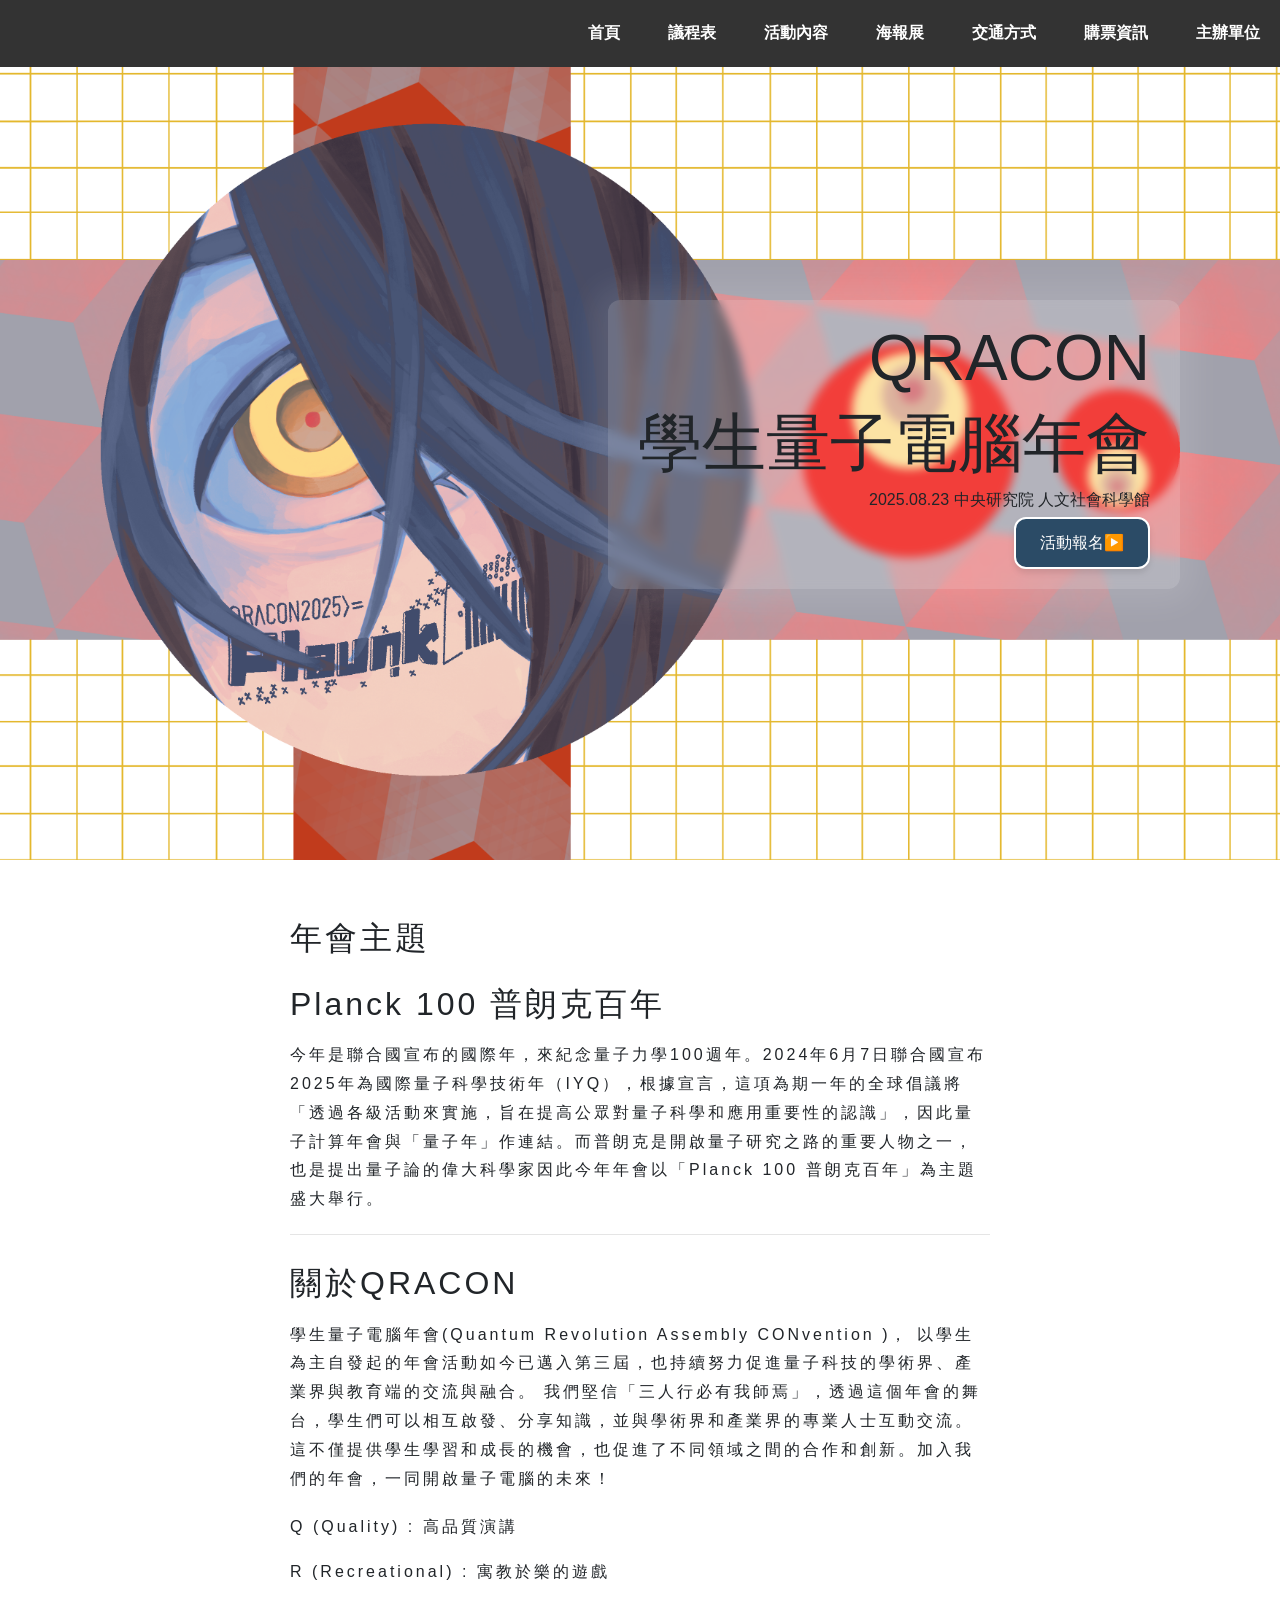
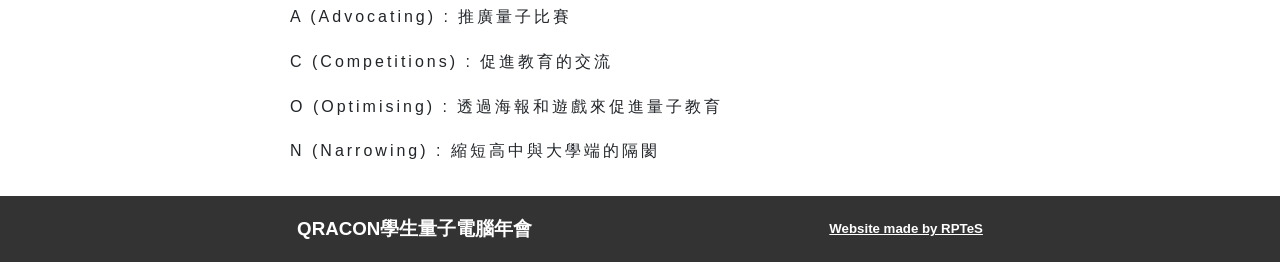
<file: index.html>
<!DOCTYPE html>
<html lang="zh" style="height:100%">
<head>
    <meta charset="utf-8">
    <meta name="viewport" content="width=device-width, initial-scale=1.0">
    <meta name="description" content="QRACON 學生量子電腦年會於 2025 年 8 月 23 日在中央研究院舉辦，歡迎學生、學界與產業界參與，共同探索量子科技未來。">
	<title>QRACON 2025</title>
    <script type="application/ld+json">
    {
    "@context": "https://schema.org",
    "@type": "WebSite",
    "url": "https://qracon.entangletech.tw/",
    "name": "QRACON 2025",
    "alternateName": "QRACON"
    }
    </script>
    <link rel="icon" href="images/icon/icon.png" type="image/png">
	<link href="css/bootstrap.min.css" rel="stylesheet" />
    <link href="css/common.css" rel="stylesheet" />
    <script src="js/bootstrap.min.js" defer></script>
    <script src="js/components.js" defer></script>
    <script src="js/jquery.js" defer></script>
	<script>if (typeof module === 'object') {window.jQuery = window.$ = module.exports;};</script>
    <style>
        #stage {
            position: fixed;    
            top: 0;
            left: 0;
            width: 100%;
            height: 100%;
            z-index: -1;        
            /* pointer-events: none;  ← 這行刪掉 */
        }
    </style>
</head>
<body>
    <nav-custom></nav-custom>
    <main>
        <div class="title-image-main">
            
            <div class="title-main-phone">
                <div style="text-align: center;">
                    <h3 style="font-size: 4rem;">QRACON</h3>
                    <h3 style="font-size: 4rem;">學生量子電腦年會</h3>
                    <h6>2025.08.23 中央研究院 人文社會科學館</h6>
                    <button onclick="window.location = 'https://sqcs.kktix.cc/events/qracon2025'" aria-label="活動報名">活動報名▶</button>
                </div>
            </div>
            <div class="title-main">
                <div style="text-align: right;">
                    <h1 style="font-size: 4rem;">QRACON</h1>
                    <h1 style="font-size: 4rem;">學生量子電腦年會</h1>
                    <h6>2025.08.23 中央研究院 人文社會科學館</h6>
                    <button onclick="window.location = 'https://sqcs.kktix.cc/events/qracon2025'" aria-label="活動報名">活動報名▶</button>
                </div>
            </div>
        </div>
        <div class="content">
            <article>
                <h2>年會主題</h2>
                <h2>Planck 100 普朗克百年</h2>
                <p>今年是聯合國宣布的國際年，來紀念量子力學100週年。2024年6月7日聯合國宣布2025年為國際量子科學技術年（IYQ），根據宣言，這項為期一年的全球倡議將「透過各級活動來實施，旨在提高公眾對量子科學和應用重要性的認識」，因此量子計算年會與「量子年」作連結。而普朗克是開啟量子研究之路的重要人物之一，也是提出量子論的偉大科學家因此今年年會以「Planck 100 普朗克百年」為主題盛大舉行。</p>
            </article>
            <hr/>
            <article>
                <h2>關於QRACON</h2>
                <p> 學生量子電腦年會(Quantum Revolution Assembly CONvention )， 以學生為主自發起的年會活動如今已邁入第三屆，也持續努力促進量子科技的學術界、產業界與教育端的交流與融合。 我們堅信「三人行必有我師焉」，透過這個年會的舞台，學生們可以相互啟發、分享知識，並與學術界和產業界的專業人士互動交流。 這不僅提供學生學習和成長的機會，也促進了不同領域之間的合作和創新。加入我們的年會，一同開啟量子電腦的未來！ </p>
            </article>
            <article>
                <p>Q (Quality) : 高品質演講</p>
                <p>R (Recreational) : 寓教於樂的遊戲</p>
                <p>A (Advocating) : 推廣量子比賽</p>
                <p>C (Competitions) : 促進教育的交流</p>
                <p>O (Optimising) : 透過海報和遊戲來促進量子教育</p>
                <p>N (Narrowing) : 縮短高中與大學端的隔閡</p>
            </article>
            
        </div>

    </main>
    <footer-custom></footer-custom>
    <canvas id="stage"></canvas>

  <script>
    (() => {
      'use strict';

      const canvas = document.getElementById('stage');
      const ctx = canvas.getContext('2d');

      // ================== 可調參數 ==================
      const DOT_RADIUS = 1.8;               // 粒子半徑（白點）
      const SPRING_K = 60;                  // 回到原位的彈簧強度（大=回得快）
      const FRICTION = 0.985;               // 速度衰減（0.97~0.995）
      const JITTER = 7;                     // 微擾動（讓運動更自然）
      const MAX_SPEED = 520;                // 速度上限（px/s）

      const MOUSE_RADIUS = 360;             // 滑鼠吸引半徑（px）

      // ⭐ 速度驅動的吸引力（滑鼠移越快 → 吸力越大）
      const MOUSE_STRENGTH_BASE = 700;      // 最小吸引強度（滑鼠靜止時）
      const MOUSE_STRENGTH_MAX  = 14000;     // 最大吸引強度（速度達到 SPEED_FOR_MAX 時）
      const SPEED_FOR_MAX       = 1400;     // 達到最大吸力所需的滑鼠速度（px/s）
      const SPEED_SMOOTH_ALPHA  = 0.35;     // 速度指標的指數平滑參數（0~1）
      const SPEED_DECAY_PER_FRAME = 0.96;   // 無移動時逐幀衰減

      const TETHER_MAX = 1;              // 與網格間距相比，允許偏離的最大比例（不會離開原位太遠）
      const CLICK_RADIUS = 200;             // 點擊衝擊半徑（px）
      const CLICK_IMPULSE = 24000;            // 點擊瞬時速度增量
      const CLICK_DAMPING = 0.75;           // 點擊時若超出繩長的阻尼

      // ================== DPR & 尺寸 ==================
      let dpr = Math.max(1, window.devicePixelRatio || 1);
      function fitCanvas() {
        const w = document.documentElement.clientWidth;
        const h = document.documentElement.clientHeight;
        dpr = Math.max(1, window.devicePixelRatio || 1);
        canvas.width  = Math.floor(w * dpr);
        canvas.height = Math.floor(h * dpr);
        ctx.setTransform(dpr, 0, 0, dpr, 0, 0);
        canvas.style.width = w + 'px';
        canvas.style.height = h + 'px';
      }

      // ================== 網格生成（更密集） ==================
      const prefersReduced = window.matchMedia('(prefers-reduced-motion: reduce)').matches;
      function computeGrid(w, h) {
        const area = w * h;
        // 比前一版更密：除數改為 ~5000（reduced-motion 也提高），並放寬上限
        const baseDiv = prefersReduced ? 11000 : 2000;
        const desired = Math.max(220, Math.min(1000000, Math.round(area / baseDiv)));
        const spacing = Math.max(6, Math.sqrt(area / desired)); // 允許更緊密的間距
        let cols = Math.max(3, Math.floor(w / spacing));
        let rows = Math.max(3, Math.floor(h / spacing));
        const gapX = w / (cols + 1);
        const gapY = h / (rows + 1);
        const tether = Math.min(gapX, gapY) * TETHER_MAX; // 繩長（像素）
        return { cols, rows, gapX, gapY, tether };
      }

      class Particle {
        constructor(hx, hy, tetherLen) {
          // home（原位）
          this.hx = hx; this.hy = hy;
          // 起始在網格點（整齊）
          this.x = hx; this.y = hy;
          // 輕微隨機初速
          const a = Math.random() * Math.PI * 2;
          const s = 18 * Math.random();
          this.vx = Math.cos(a) * s;
          this.vy = Math.sin(a) * s;
          this.tether = tetherLen; // 最大偏離距離（不離開）
        }

        step(dt, mouse) {
          // ---- 回位彈簧力（Hooke）----
          const dxh = this.hx - this.x;
          const dyh = this.hy - this.y;
          this.vx += dxh * SPRING_K * dt;
          this.vy += dyh * SPRING_K * dt;

          // ---- 滑鼠吸引（半徑內，且強度取決於滑鼠速度）----
          if (mouse.active) {
            const dx = mouse.x - this.x;
            const dy = mouse.y - this.y;
            const dist = Math.hypot(dx, dy);
            if (dist > 1e-6 && dist < mouse.radius) {
              const w = 1 - dist / mouse.radius;            // 邊緣→0，中心→1
              const vNorm = Math.min(1, mouse.speed / SPEED_FOR_MAX);
              const easeOut = 1 - Math.pow(1 - vNorm, 3);   // easeOutCubic
              const strength = MOUSE_STRENGTH_BASE +
                               (MOUSE_STRENGTH_MAX - MOUSE_STRENGTH_BASE) * easeOut;
              const pull = strength * w * w;
              this.vx += (dx / dist) * pull * dt;
              this.vy += (dy / dist) * pull * dt;
            }
          }

          // ---- 微擾動 + 速度限制 + 摩擦 ----
          this.vx += (Math.random() - 0.5) * JITTER * dt;
          this.vy += (Math.random() - 0.5) * JITTER * dt;

          let sp = Math.hypot(this.vx, this.vy);
          if (sp > MAX_SPEED) {
            const s = MAX_SPEED / sp;
            this.vx *= s; this.vy *= s;
          }

          this.vx *= FRICTION;
          this.vy *= FRICTION;

          // 積分
          this.x += this.vx * dt;
          this.y += this.vy * dt;

          // ---- 繩長約束：不會離開原位太遠 ----
          const ox = this.x - this.hx;
          const oy = this.y - this.hy;
          const d = Math.hypot(ox, oy);
          if (d > this.tether) {
            const nx = ox / d, ny = oy / d;
            this.x = this.hx + nx * this.tether;
            this.y = this.hy + ny * this.tether;
            const vn = this.vx * nx + this.vy * ny; // 外向分量
            if (vn > 0) { this.vx -= vn * nx; this.vy -= vn * ny; }
            this.vx *= 0.85; this.vy *= 0.85;
          }
        }

        draw(ctx) {
          ctx.beginPath();
          ctx.arc(this.x, this.y, DOT_RADIUS, 0, Math.PI * 2);
          ctx.fill();
        }
      }

      let particles = [];
      let grid = null;

      function buildGrid() {
        const w = document.documentElement.clientWidth;
        const h = document.documentElement.clientHeight;
        grid = computeGrid(w, h);
        const { cols, rows, gapX, gapY, tether } = grid;

        particles = [];
        for (let j = 0; j < rows; j++) {
          for (let i = 0; i < cols; i++) {
            const hx = (i + 1) * gapX;
            const hy = (j + 1) * gapY;
            particles.push(new Particle(hx, hy, tether));
          }
        }
      }

      // ================== 滑鼠 / 觸控（含速度量測） ==================
      const mouse = {
        x: 0, y: 0,
        active: false,
        radius: MOUSE_RADIUS,
        speed: 0,           // 當前平滑後的速度（px/s）
        _px: 0, _py: 0,     // 上一次位置
        _pt: 0              // 上一次時間戳（ms）
      };

      function updateMouseCore(e) {
        const r = canvas.getBoundingClientRect();
        const x = e.clientX - r.left;
        const y = e.clientY - r.top;

        // 計算滑鼠速度（px/s） + 指數平滑
        const t = e.timeStamp || performance.now();
        if (mouse._pt > 0) {
          const dt = Math.max(0.001, (t - mouse._pt) / 1000);
          const dx = x - mouse._px;
          const dy = y - mouse._py;
          const instV = Math.hypot(dx, dy) / dt; // 即時速度
          mouse.speed += (instV - mouse.speed) * SPEED_SMOOTH_ALPHA;
        }
        mouse._px = x; mouse._py = y; mouse._pt = t;

        mouse.x = x; mouse.y = y;
      }

      window.addEventListener('pointermove', (e) => { updateMouseCore(e); mouse.active = true; }, { passive: true });
      window.addEventListener('pointerenter', (e) => { updateMouseCore(e); mouse.active = true; }, { passive: true });
      window.addEventListener('pointerleave', () => { mouse.active = false; mouse.speed = 0; }, { passive: true });

      // 點擊衝擊：仍受繩長限制，不會離開
      function blast(sx, sy) {
        const r2 = CLICK_RADIUS * CLICK_RADIUS;
        for (let i = 0; i < particles.length; i++) {
          const p = particles[i];
          const dx = p.x - sx, dy = p.y - sy;
          const d2 = dx*dx + dy*dy;
          if (d2 < r2) {
            const d = Math.sqrt(d2) || 1e-6;
            const w = 1 - d / CLICK_RADIUS;
            const impulse = CLICK_IMPULSE * w;
            p.vx += (dx / d) * impulse;
            p.vy += (dy / d) * impulse;

            // 超界預抑制，確保不離開
            const ox = p.x + p.vx * 0.016 - p.hx;
            const oy = p.y + p.vy * 0.016 - p.hy;
            const dd = Math.hypot(ox, oy);
            if (dd > p.tether) {
              const nx = ox / dd, ny = oy / dd;
              p.vx *= CLICK_DAMPING;
              p.vy *= CLICK_DAMPING;
              const vn = p.vx * nx + p.vy * ny;
              if (vn > 0) { p.vx -= vn * nx; p.vy -= vn * ny; }
            }
          }
        }
      }
      window.addEventListener('pointerdown', (e) => { 
        const r = canvas.getBoundingClientRect();
        blast(e.clientX - r.left, e.clientY - r.top);
      });

      // （可選）空白鍵：在隨機處引爆，方便測試
      window.addEventListener('keydown', (e) => {
        if (e.code === 'Space') {
          const w = document.documentElement.clientWidth;
          const h = document.documentElement.clientHeight;
          blast(Math.random() * w, Math.random() * h);
        }
      });

      // ================== 主循環 ==================
      let lastT = performance.now();
      function frame(now) {
        const dt = Math.min(0.033, Math.max(0.001, (now - lastT) / 1000));
        lastT = now;

        // 長時間沒移動時讓速度逐幀衰減
        if (!mouse.active || (now - mouse._pt) > 50) {
          mouse.speed *= SPEED_DECAY_PER_FRAME;
          if (mouse.speed < 1) mouse.speed = 0;
        }

        // 更新
        for (let i = 0; i < particles.length; i++) particles[i].step(dt, mouse);

        // 繪製
        ctx.clearRect(0, 0, canvas.width / dpr, canvas.height / dpr);
        ctx.fillStyle = 'rgba(0,0,0,0.4)';
        for (let i = 0; i < particles.length; i++) particles[i].draw(ctx);

        requestAnimationFrame(frame);
      }

      // ================== 初始化 & 監聽 ==================
      function relayout() {
        fitCanvas();
        buildGrid();
      }

      fitCanvas();
      buildGrid();

      let resizeTimer = 0;
      window.addEventListener('resize', () => {
        clearTimeout(resizeTimer);
        resizeTimer = setTimeout(relayout, 120);
      });

      requestAnimationFrame((t) => { lastT = t; frame(t); });
    })();
  </script>

</body>
</html>
</file>
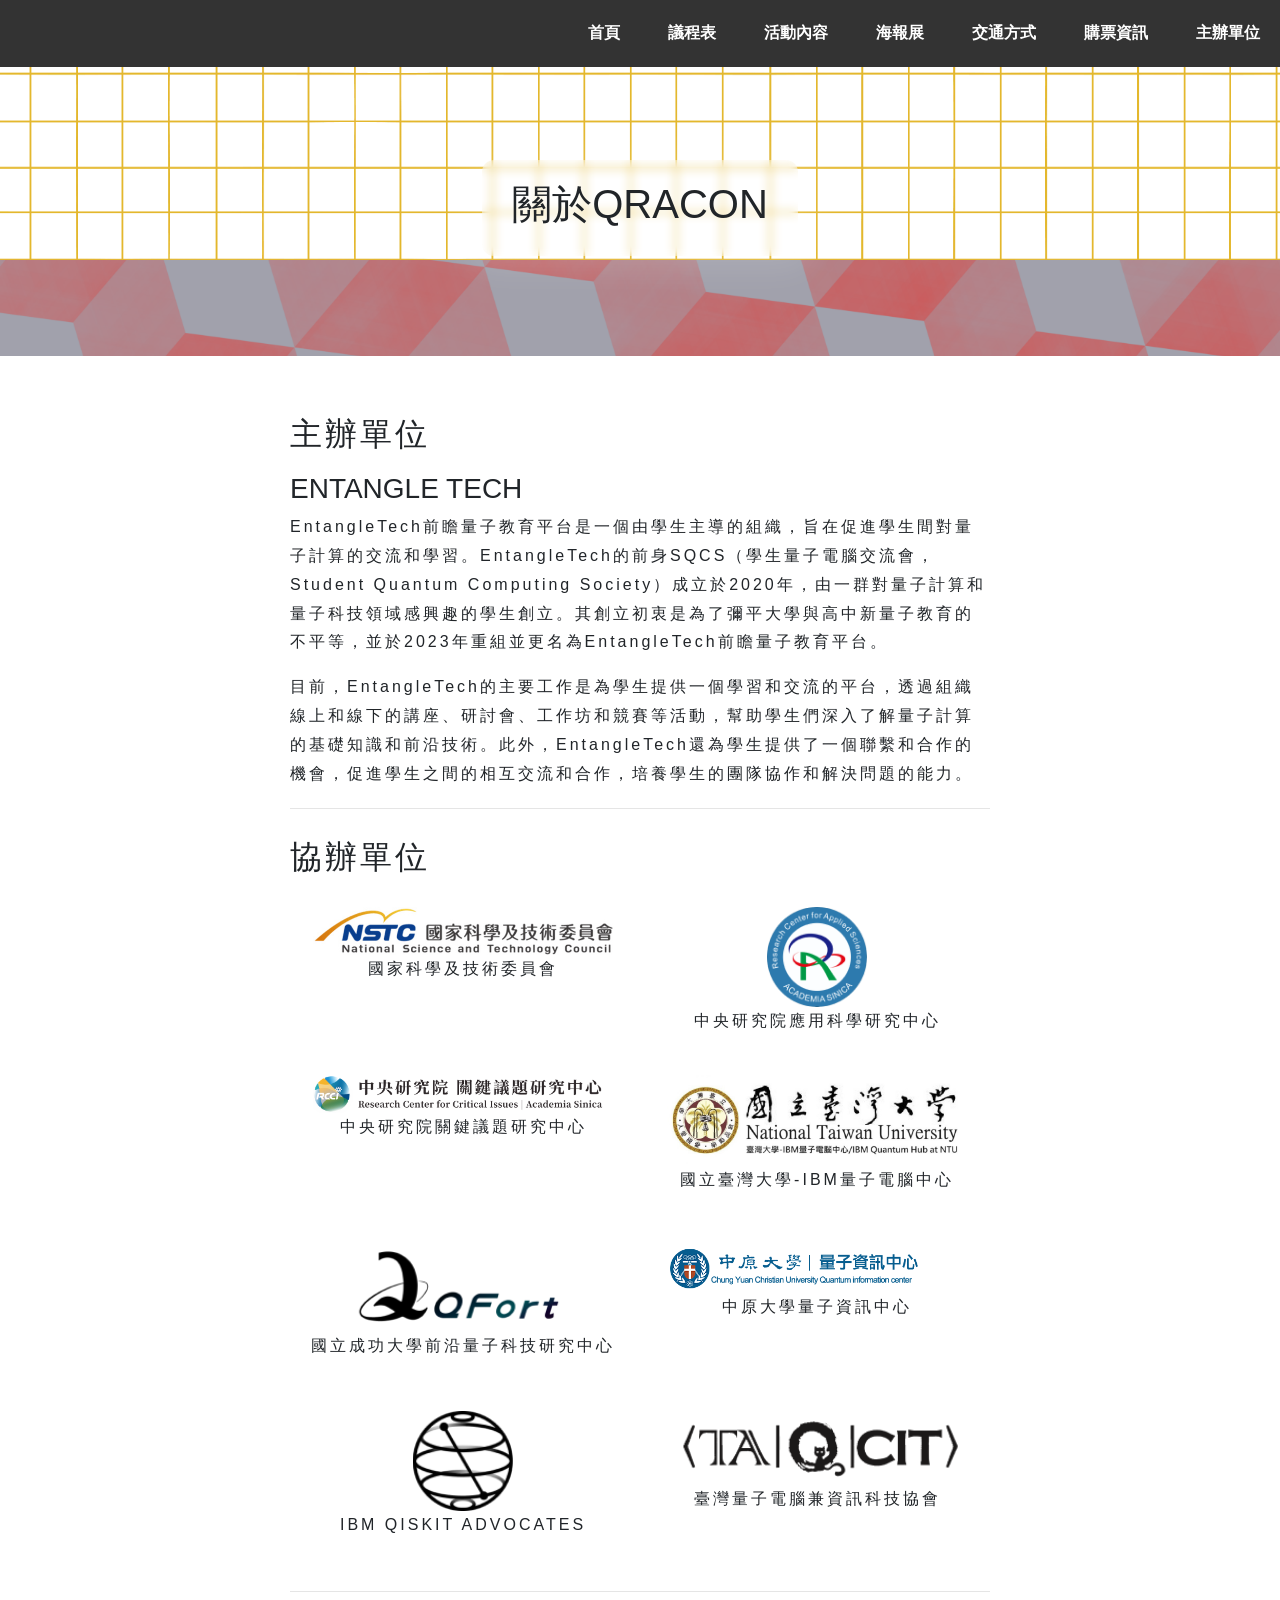
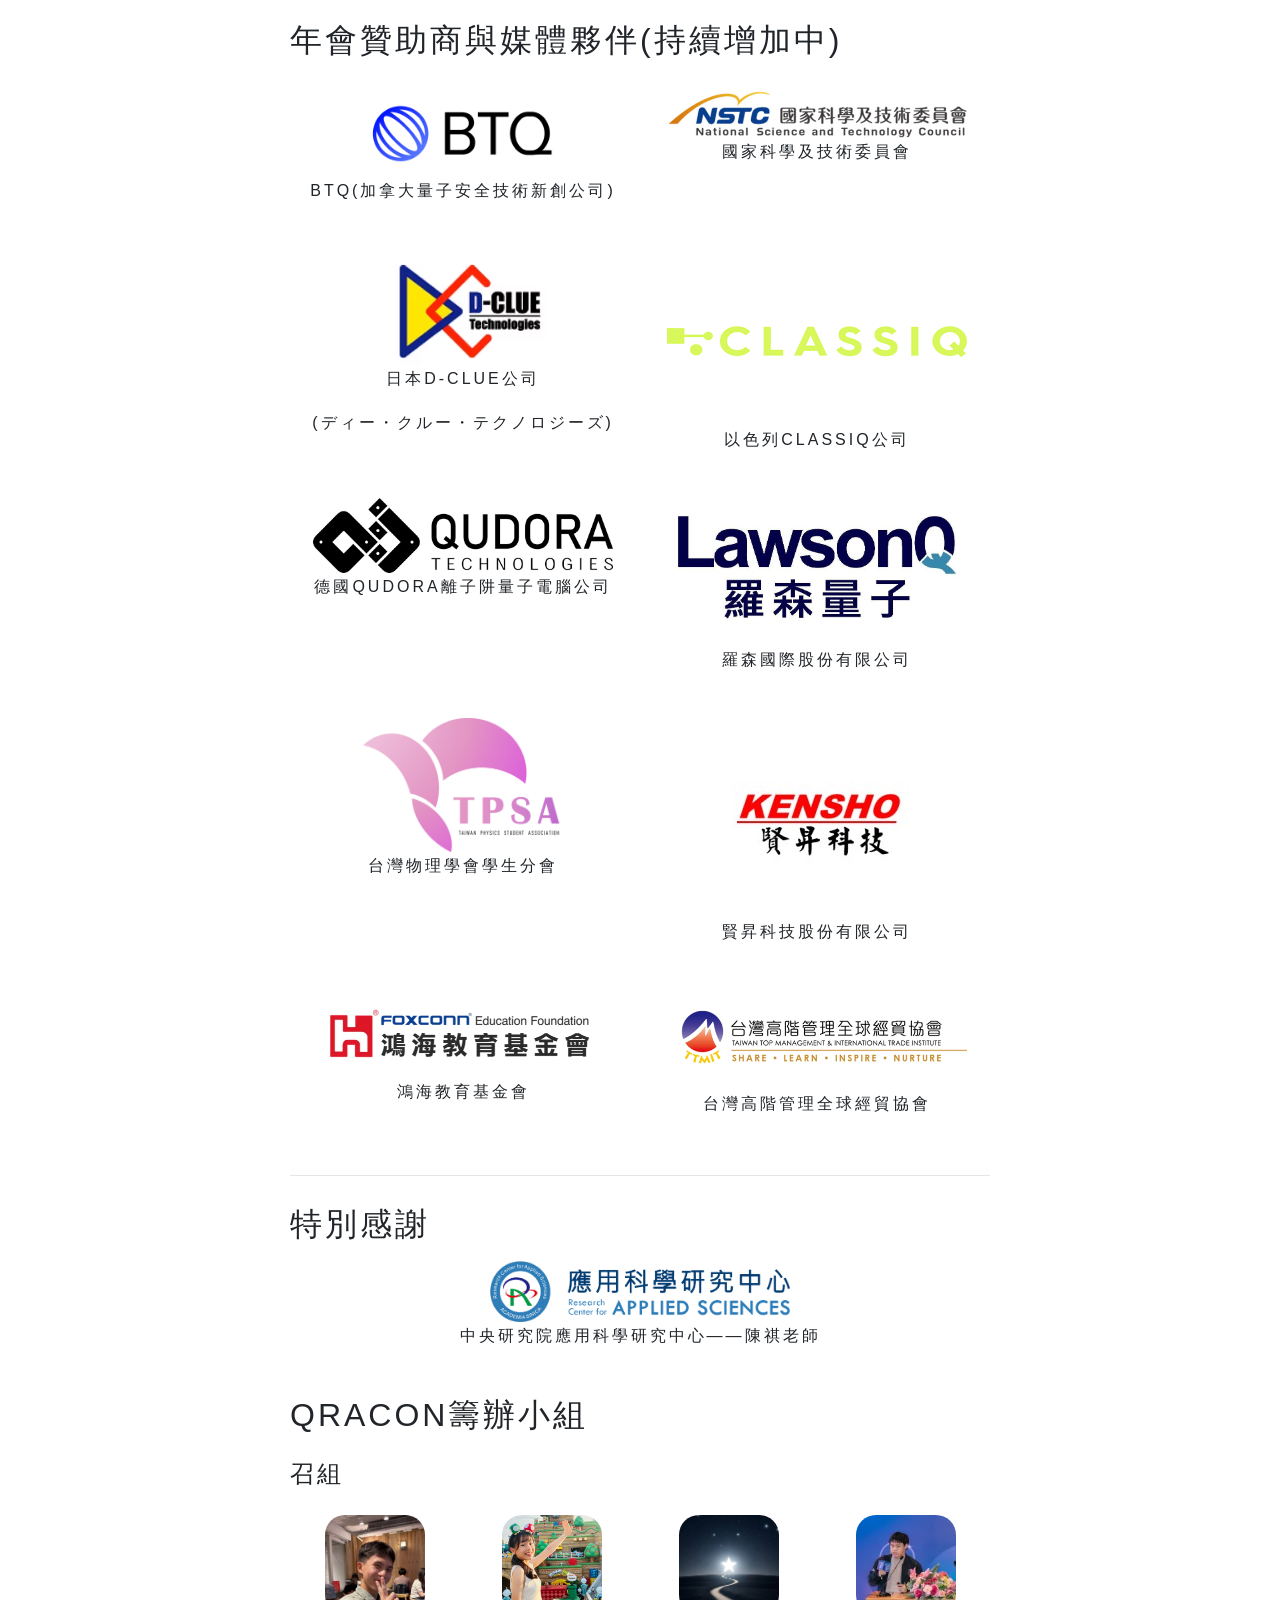
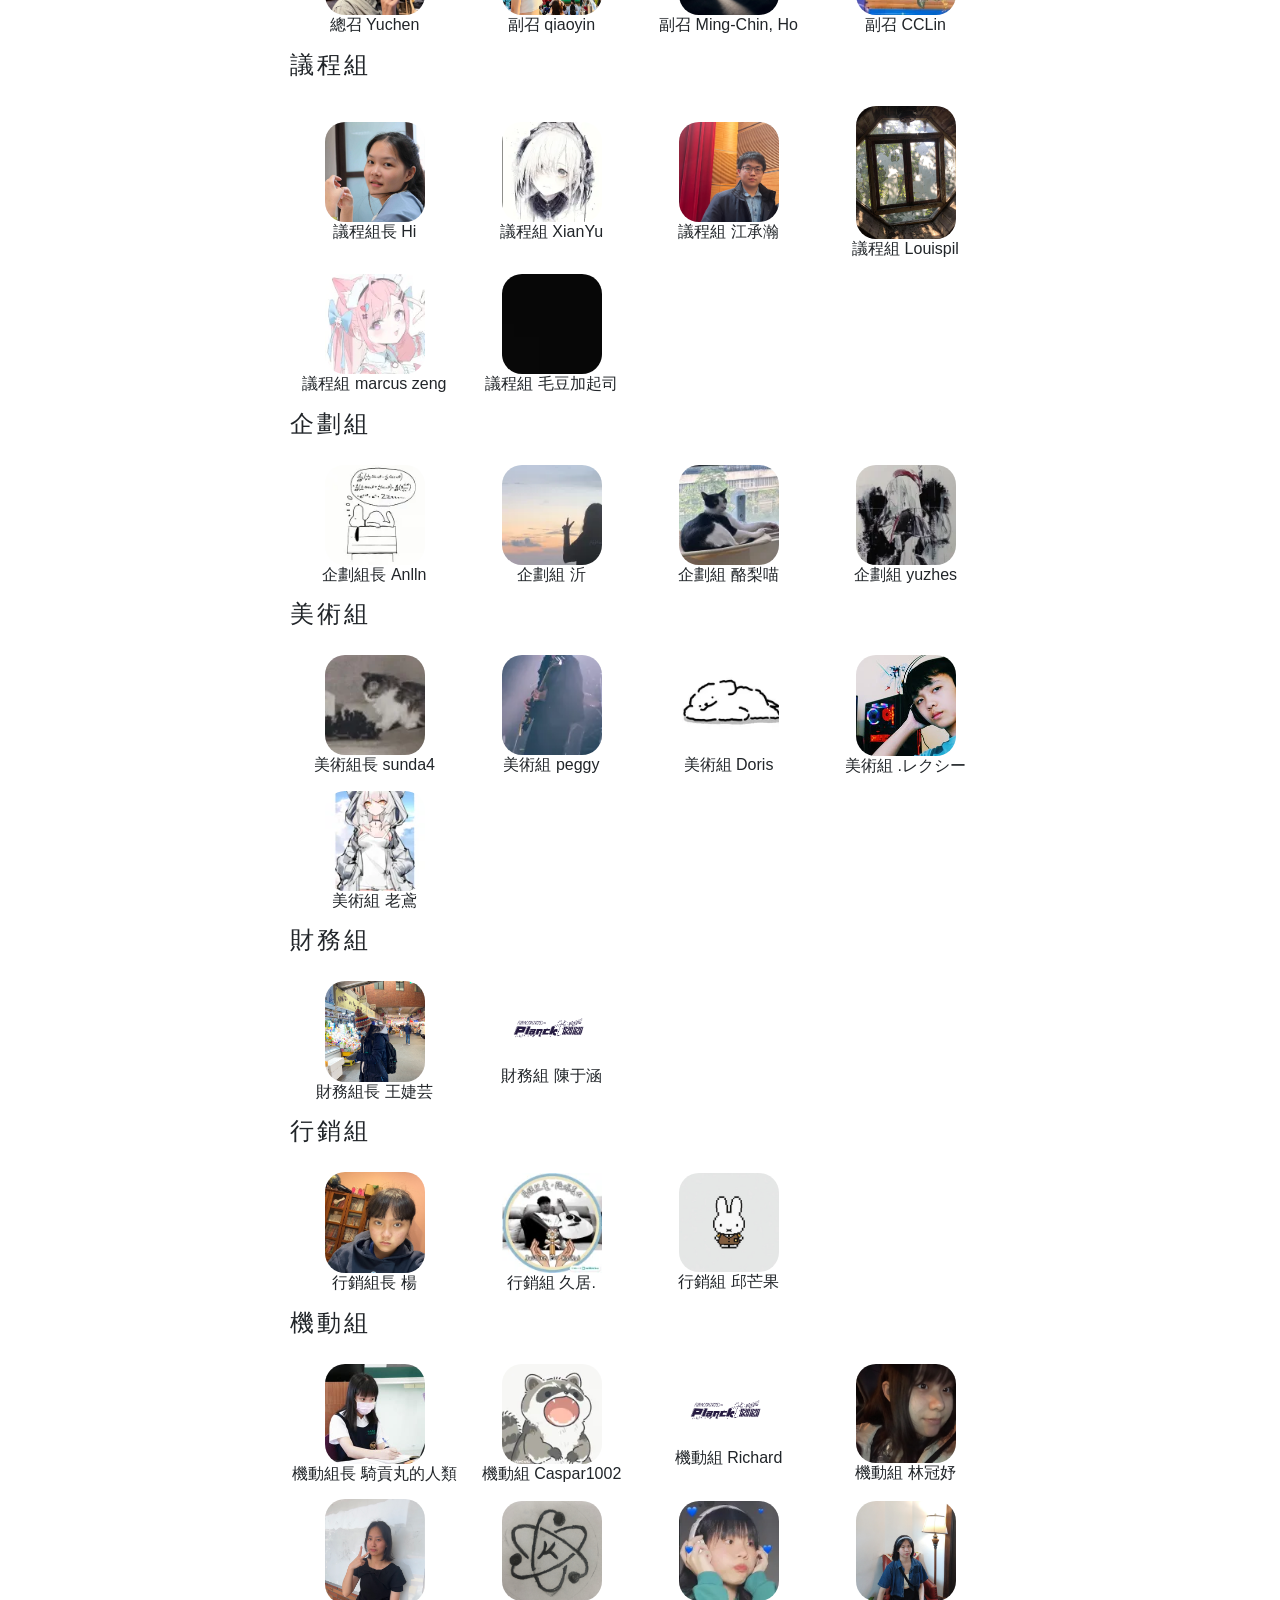
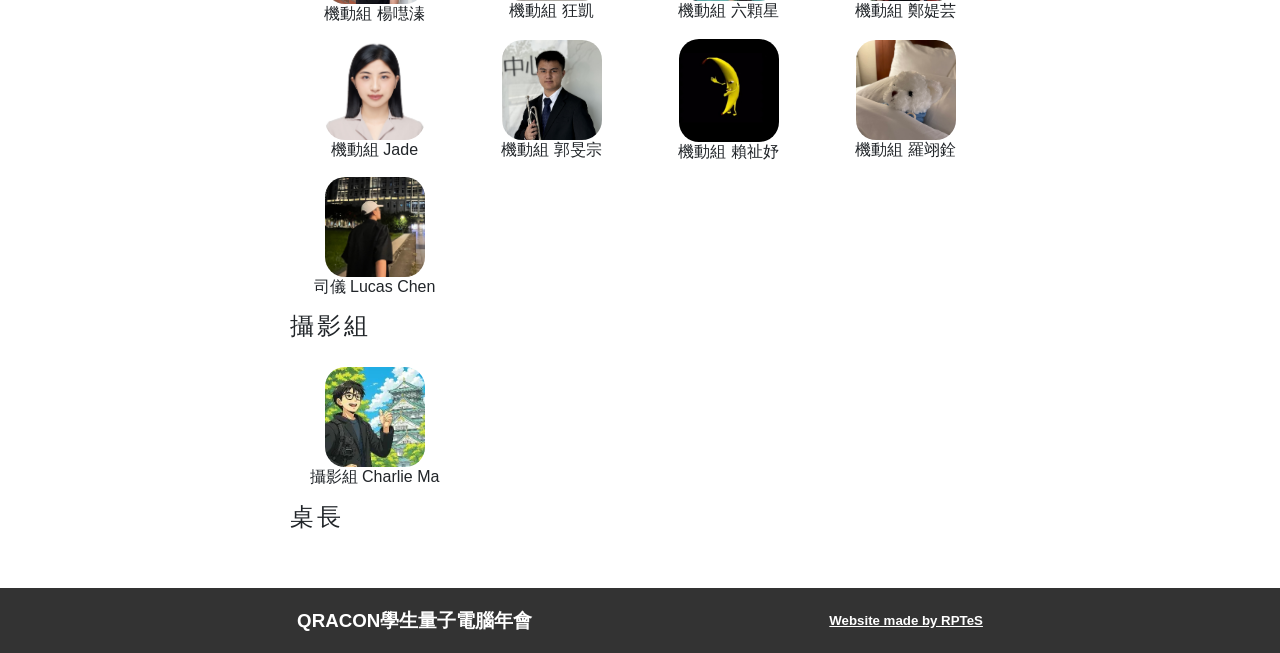
<file: about.html>
<!DOCTYPE html>
<html lang="zh" style="height:100%">
<head>
    <meta charset="utf-8">
    <meta name="viewport" content="width=device-width, initial-scale=1.0">
	<title>QRACON 2025</title>
	<script src="js/jquery.js"></script>
	<script>if (typeof module === 'object') {window.jQuery = window.$ = module.exports;};</script>
    <link rel="icon" href="images/icon/icon.png" type="image/png">
	<link href="css/bootstrap.min.css" rel="stylesheet" />
    <link href="css/common.css" rel="stylesheet" />
    <script src="js/bootstrap.min.js"></script>
    <script src="js/components.js"></script>
    <style>
        .unitList{
            display: grid;
            grid-template-rows: 10rem 10rem 10rem 10rem;
            grid-template-columns: 2fr 2fr;
            gap: 0.5rem;
            max-width: 1000px;
            margin-top: 20px;
        }
        .unit{
            display: flex;
            flex-direction: column; /* 垂直排列 */
            align-items: center;    /* 水平置中 */
            margin-bottom: 20px;
        }
        .memberList{
            display: grid;
            /*grid-template-rows: 8rem 8rem 8rem 8rem;*/
            grid-template-columns: 2fr 2fr 2fr 2fr;
            gap: 0.5rem;
            max-width: 1000px;
            margin-top: 20px;
        }
        .member{
            display: flex;
            flex-direction: column; /* 垂直排列 */
            align-items: center;    /* 水平置中 */
            justify-content: center; /* 垂直置中（可選） */
        }
        .memberIMG{
            border-radius: 20px;
        }
        @media (max-width: 768px) {
            .unitList {
                grid-template-columns: 1fr;
                grid-template-rows: none;
            }
            .memberList{
                grid-template-columns: 2fr 2fr 2fr ;
            }
        }
    </style>
</head>
<body>
    <nav-custom></nav-custom>
    <main>
        <div class="title-image-noface">
            <div class="title">
                <h1 align="center">關於QRACON</h1>
            </div>
        </div>
        <div class="content">
            <article>
                <h2>主辦單位</h2>
                <h3>ENTANGLE TECH</h3>
                <p> EntangleTech前瞻量子教育平台是一個由學生主導的組織，旨在促進學生間對量子計算的交流和學習。EntangleTech的前身SQCS（學生量子電腦交流會，Student Quantum Computing Society）成立於2020年，由一群對量子計算和量子科技領域感興趣的學生創立。其創立初衷是為了彌平大學與高中新量子教育的不平等，並於2023年重組並更名為EntangleTech前瞻量子教育平台。</p>
                <p>目前，EntangleTech的主要工作是為學生提供一個學習和交流的平台，透過組織線上和線下的講座、研討會、工作坊和競賽等活動，幫助學生們深入了解量子計算的基礎知識和前沿技術。此外，EntangleTech還為學生提供了一個聯繫和合作的機會，促進學生之間的相互交流和合作，培養學生的團隊協作和解決問題的能力。</p>
            </article>
            <hr/>
            <article>
                <h2>協辦單位</h2>
                <div class="unitList">
                    <div class="unit">
                        <img src="images/nstc-logo.jpg" style="width:300px" alt="國家科學及技術委員會">
                        <p>國家科學及技術委員會</p>
                    </div>
                    <div class="unit">
                        <img src="images/RCAS.png" style="width:100px" alt="中央研究院應用科學研究中心">
                        <p>中央研究院應用科學研究中心</p>
                    </div>
                    <div class="unit">
                        <img src="images/logo_rcci.png" style="width:300px" alt="中央研究院關鍵議題研究中心">
                        <p>中央研究院關鍵議題研究中心</p>
                    </div>
                    <div class="unit">
                        <img src="images/NTU-IBM.jpg" style="width:300px" alt="國立臺灣大學-IBM量子電腦中心">
                        <p>國立臺灣大學-IBM量子電腦中心</p>
                    </div>
                    <div class="unit">
                        <img src="images/QFort.png" style="width:300px" alt="國立成功大學前沿量子科技研究中心">
                        <p>國立成功大學前沿量子科技研究中心</p>
                    </div>
                    <div class="unit">
                        <img src="images/CYCU.png" style="width:300px" alt="中原大學量子資訊中心">
                        <p>中原大學量子資訊中心</p>
                    </div>
                    <div class="unit">
                        <img src="images/IBM.png" style="width:100px" alt="IBM QISKIT ADVOCATES">
                        <p>IBM QISKIT ADVOCATES</p>
                    </div>
                    <div class="unit">
                        <img src="images/TAQCIT.png" style="width:300px" alt="臺灣量子電腦兼資訊科技協會">
                        <p>臺灣量子電腦兼資訊科技協會</p>
                    </div>
                </div>
                
            </article>
            <hr/>
            <article>
                <h2>年會贊助商與媒體夥伴(持續增加中)</h2>
                <div class="unitList" style="grid-template-rows: 10rem;">
                    <div class="unit">
                        <img src="images/BTQ.png" style="width:200px" alt="BTQ(加拿大量子安全技術新創公司)">
                        <p>BTQ(加拿大量子安全技術新創公司)</p>
                    </div>
                    <div class="unit">
                        <img src="images/nstc-logo.jpg" style="width:300px" alt="國家科學及技術委員會">
                        <p>國家科學及技術委員會</p>
                    </div>
                    <div class="unit">
                        <img src="images/d-clue-logo.avif" style="width:300px" alt="日本D-CLUE公司">
                        <p>日本D-CLUE公司</p>
                        <p>(ディー・クルー・テクノロジーズ)</p>
                    </div>
                    <div class="unit">
                        <img src="images/CLASSIQ.png" style="width:300px" alt="以色列CLASSIQ公司">
                        <p>以色列CLASSIQ公司</p>
                    </div>
                    <div class="unit">
                        <img src="images/QUDORA.png" style="width:300px" alt="德國QUDORA離子阱量子電腦公司">
                        <p>德國QUDORA離子阱量子電腦公司</p>
                    </div>
                    <div class="unit">
                        <img src="images/LawsonQ.jpg" style="width:300px" alt="羅森國際股份有限公司">
                        <p>羅森國際股份有限公司</p>
                    </div>
                    <div class="unit">
                        <img src="images/TPSA_LOGO1.png" style="width:200px" alt="台灣物理學會學生分會">
                        <p>台灣物理學會學生分會</p>
                    </div>
                    <div class="unit">
                        <img src="images/KENSHO.jpg" style="width:200px" alt="賢昇科技股份有限公司">
                        <p>賢昇科技股份有限公司</p>
                    </div>
                    <div class="unit">
                        <img src="images/FOXCONN_EF.png" style="width:300px" alt="鴻海教育基金會">
                        <p>鴻海教育基金會</p>
                    </div>
                    <div class="unit">
                        <img src="images/TTMITI.png" style="width:300px" alt="台灣高階管理全球經貿協會">
                        <p>台灣高階管理全球經貿協會</p>
                    </div>
                </div>
            </article>
            <hr/>
            <article>
                <h2>特別感謝</h2>
                <div>
                    <div class="unit">
                        <img src="images/RCAS_logo_long.png" style="width:300px" alt="中央研究院應用科學研究中心——陳祺老師">
                        <p>中央研究院應用科學研究中心——陳祺老師</p>
                    </div>
                </div>
            </article>
            <article>
                <h2>QRACON籌辦小組</h2>
                <h4>召組</h4>
                <div class="memberList">
                    <div class="member">
                        <img src="images/members/Yuchen.jpg" style="width: 100px;" class="memberIMG" alt="Yuchen">
                        <h6>總召 Yuchen</h6>
                    </div>
                    <div class="member">
                        <img src="images/members/qiaoyin.jpg" style="width: 100px;" class="memberIMG" alt="qiaoyin">
                        <h6>副召 qiaoyin</h6>
                    </div>
                    <div class="member">
                        <img src="images/members/ming-chin.jpeg" style="width: 100px;" class="memberIMG" alt="ming-chin">
                        <h6>副召 Ming-Chin, Ho</h6>
                    </div>
                    <div class="member">
                        <img src="images/members/CCLin.webp" style="width: 100px;" class="memberIMG" alt="CCLin">
                        <h6>副召 CCLin</h6>
                    </div>
                </div>

                <h4>議程組</h4>
                <div class="memberList">
                    <div class="member">
                        <img src="images/members/Hi.jpg" style="width: 100px;" class="memberIMG" alt="Hi">
                        <h6>議程組長 Hi</h6>
                    </div>
                    <div class="member">
                        <img src="images/members/XianYu.webp" style="width: 100px;" class="memberIMG" alt="XianYu">
                        <h6>議程組 XianYu</h6>
                    </div>
                    <div class="member">
                        <img src="images/members/red_tea.jpeg" style="width: 100px;" class="memberIMG" alt="江承瀚">
                        <h6>議程組 江承瀚</h6>
                    </div>
                    <div class="member">
                        <img src="images/members/Louispil.jpg" style="width: 100px;" class="memberIMG" alt="Louispil">
                        <h6>議程組 Louispil</h6>
                    </div>
                    <div class="member">
                        <img src="images/members/marcus.webp" style="width: 100px;" class="memberIMG" alt="marcus zeng">
                        <h6>議程組 marcus zeng</h6>
                    </div>
                    <div class="member">
                        <img src="images/members/maodou.webp" style="width: 100px;" class="memberIMG" alt="毛豆加起司">
                        <h6>議程組 毛豆加起司</h6>
                    </div>
                </div>

                <h4>企劃組</h4>
                <div class="memberList">
                    <div class="member">
                        <img src="images/members/Anlln.webp" style="width: 100px;" class="memberIMG" alt="Anlln">
                        <h6>企劃組長 Anlln</h6>
                    </div>
                    <div class="member">
                        <img src="images/members/Yii.webp" style="width: 100px;" class="memberIMG" alt="沂">
                        <h6>企劃組 沂</h6>
                    </div>
                    <div class="member">
                        <img src="images/members/LuoLiMiao.webp" style="width: 100px;" class="memberIMG" alt="酪梨喵">
                        <h6>企劃組 酪梨喵</h6>
                    </div>
                    <div class="member">
                        <img src="images/members/Yuzhes.webp" style="width: 100px;" class="memberIMG" alt="yuzhes">
                        <h6>企劃組 yuzhes</h6>
                    </div>
                </div>

                <h4>美術組</h4>
                <div class="memberList">
                    <div class="member">
                        <img src="images/members/Sunda4.webp" style="width: 100px;" class="memberIMG" alt="sunda4">
                        <h6>美術組長 sunda4</h6>
                    </div>
                    <div class="member">
                        <img src="images/members/Peggy.webp" style="width: 100px;" class="memberIMG" alt="peggy">
                        <h6>美術組 peggy</h6>
                    </div>
                    <div class="member">
                        <img src="images/members/Doris.webp" style="width: 100px;" class="memberIMG" alt="Doris">
                        <h6>美術組 Doris</h6>
                    </div>
                    <div class="member">
                        <img src="images/members/Rexi.jpg" style="width: 100px;" class="memberIMG" alt=".レクシー">
                        <h6>美術組 .レクシー</h6>
                    </div>
                    <div class="member">
                        <img src="images/members/LaoYuan.webp" style="width: 100px;" class="memberIMG" alt="老鳶">
                        <h6>美術組 老鳶</h6>
                    </div>
                </div>

                <h4>財務組</h4>
                <div class="memberList">
                    <div class="member">
                        <img src="images/members/王婕芸.jpeg" style="width: 100px;" class="memberIMG" alt="王婕芸">
                        <h6>財務組長 王婕芸</h6>
                    </div>
                    <div class="member">
                        <img src="images/members/unknown.png" style="width: 100px;" class="memberIMG" alt="陳于涵">
                        <h6>財務組 陳于涵</h6>
                    </div>
                </div>

                <h4>行銷組</h4>
                <div class="memberList">
                    <div class="member">
                        <img src="images/members/Yang.jpeg" style="width: 100px;" class="memberIMG" alt="楊">
                        <h6>行銷組長 楊</h6>
                    </div>
                    <div class="member">
                        <img src="images/members/JouG.webp" style="width: 100px;" alt="久居.">
                        <h6>行銷組 久居.</h6>
                    </div>
                    <div class="member">
                        <img src="images/members/邱芒果.jpeg" style="width: 100px;" class="memberIMG" alt="邱芒果">
                        <h6>行銷組 邱芒果</h6>
                    </div>
                </div>

                <h4>機動組</h4>
                <div class="memberList">
                    <!--
                    <div class="member" style="grid-area: 1/1;">
                        <img src="images/members/Katrina.webp" style="width: 100px;" class="memberIMG" alt="高苡瑄">
                        <h6>機動組長 高苡瑄</h6>
                    </div>
                    -->
                    <div class="member">
                        <img src="images/members/Corrine.jpg" style="width: 100px;" class="memberIMG" alt="騎貢丸的人類">
                        <h6>機動組長 騎貢丸的人類</h6>
                    </div>
                    <div class="member">
                        <img src="images/members/Caspar.webp" style="width: 100px;" class="memberIMG" alt="Caspar1002">
                        <h6>機動組 Caspar1002</h6>
                    </div>
                    <div class="member">
                        <img src="images/members/unknown.png" style="width: 100px;" class="memberIMG" alt="Richard">
                        <h6>機動組 Richard</h6>
                    </div>
                    <div class="member">
                        <img src="images/members/yuuuuuu.jpeg" style="width: 100px;" class="memberIMG" alt="冠妤">
                        <h6>機動組 林冠妤</h6>
                    </div>
                    <div class="member">
                        <img src="images/members/楊嚖溱.jpeg" style="width: 100px;" class="memberIMG" alt="楊嚖溱">
                        <h6>機動組 楊嚖溱</h6>
                    </div>
                    <div class="member">
                        <img src="images/members/黃色.jpeg" style="width: 100px;" class="memberIMG" alt="狂凱">
                        <h6>機動組 狂凱</h6>
                    </div>
                    <div class="member">
                        <img src="images/members/SixStars.webp" style="width: 100px;" class="memberIMG" alt="六顆星">
                        <h6>機動組 六顆星</h6>
                    </div>
                    <div class="member">
                        <img src="images/members/Jessica.jpg" style="width: 100px;" class="memberIMG" alt="鄭媞芸">
                        <h6>機動組 鄭媞芸</h6>
                    </div>
                    <div class="member">
                        <img src="images/members/Jade.jpg" style="width: 100px;" class="memberIMG" alt="Jade">
                        <h6>機動組 Jade</h6>
                    </div>
                    <div class="member">
                        <img src="images/members/郭旻宗.jpg" style="width: 100px;" class="memberIMG" alt="郭旻宗">
                        <h6>機動組 郭旻宗</h6>
                    </div>
                    <div class="member">
                        <img src="images/members/Zhiyu Lin.jpeg" style="width: 100px;" class="memberIMG" alt="賴祉妤">
                        <h6>機動組 賴祉妤</h6>
                    </div>
                    <div class="member">
                        <img src="images/members/Yichuan Lo.jpeg" style="width: 100px;" class="memberIMG" alt="羅翊銓">
                        <h6>機動組 羅翊銓</h6>
                    </div>
                    <div class="member">
                        <img src="images/members/Lucas Chen.jpeg" style="width: 100px;" class="memberIMG" alt="Lucas Chen">
                        <h6>司儀 Lucas Chen</h6>
                    </div>
                </div>

                <h4>攝影組</h4>
                <div class="memberList">
                    <div class="member">
                        <img src="images/members/Charlie.webp" style="width: 100px;" class="memberIMG" alt="Charlie Ma">
                        <h6>攝影組 Charlie Ma</h6>
                    </div>
                </div>

                <h4>桌長</h4>
                <div class="memberList">
                    
                </div>
            </article>

        </div>

    </main>
    <footer-custom></footer-custom>
</body>
</html>
</file>
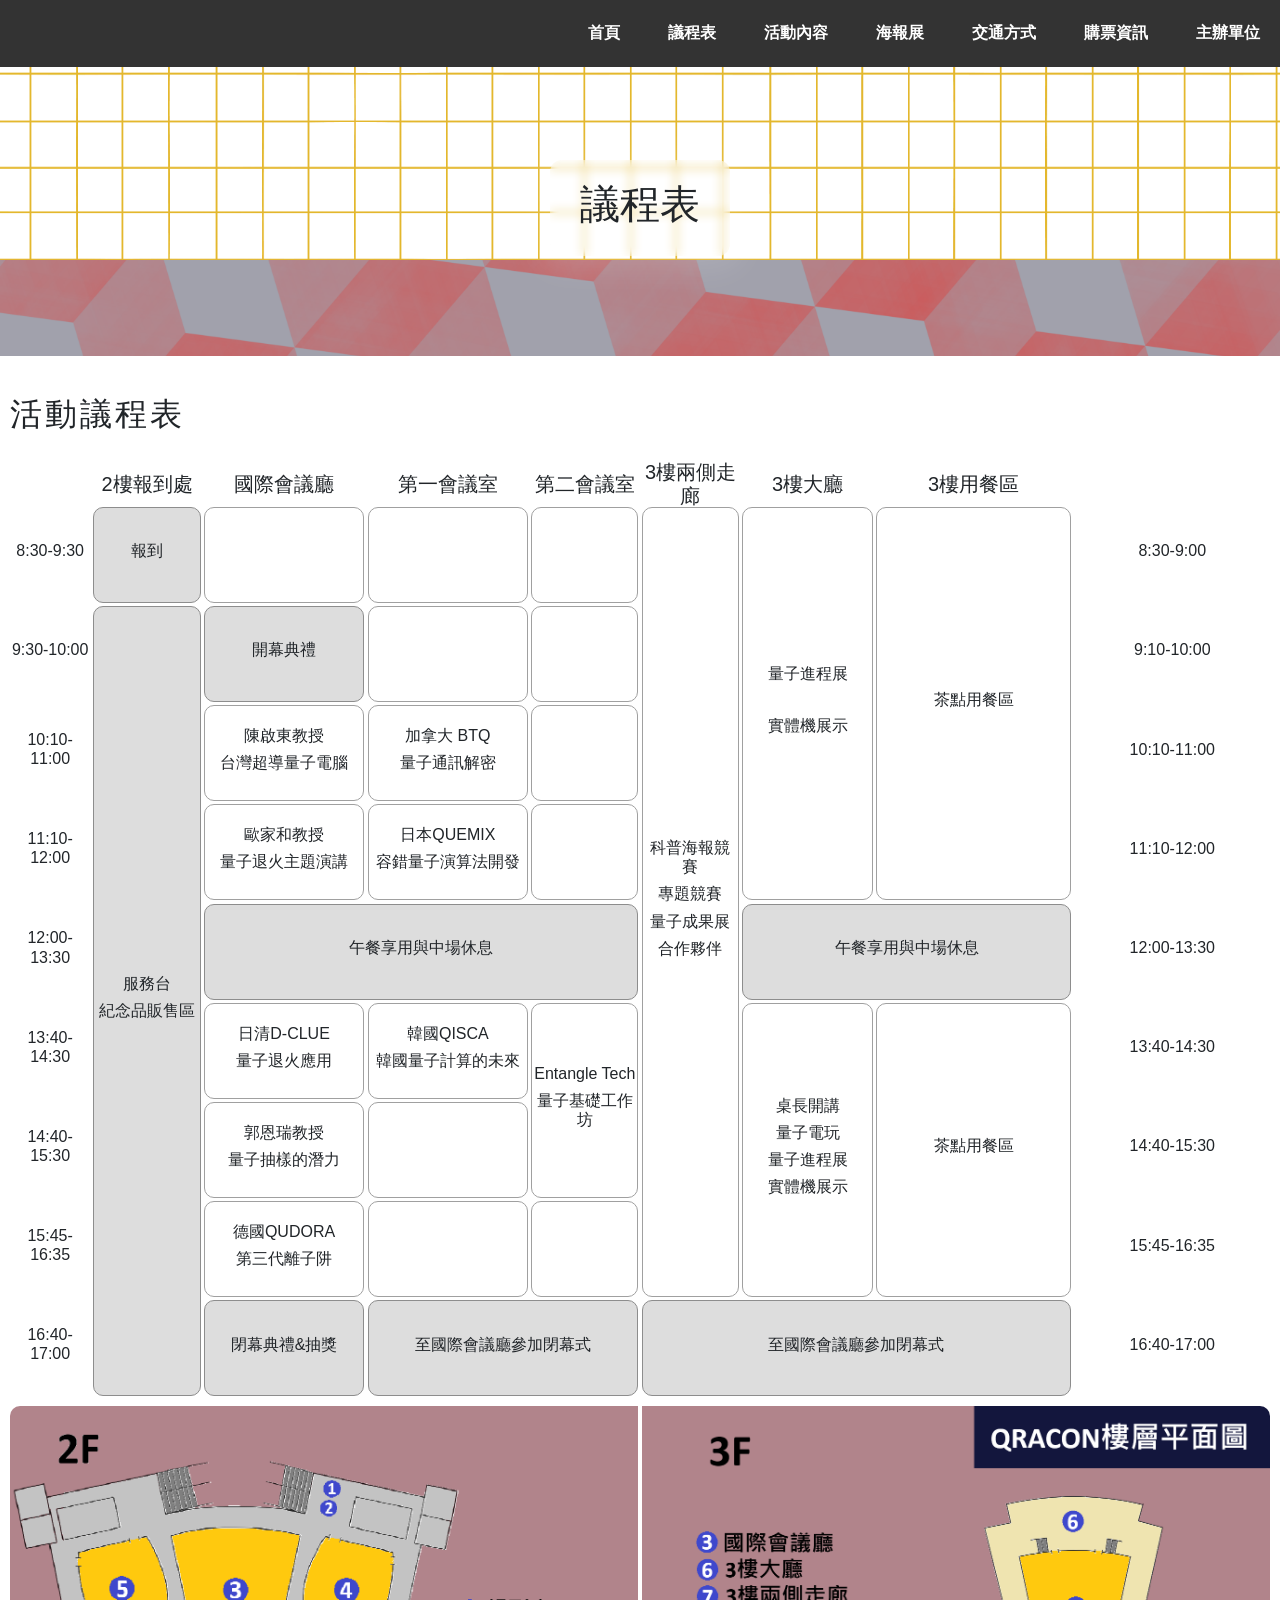
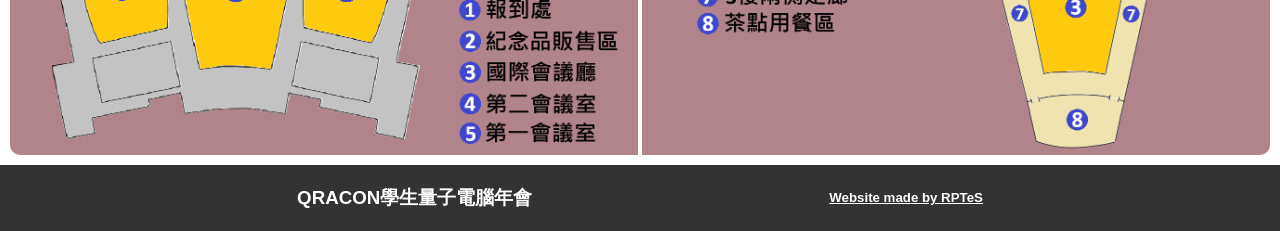
<file: agenda.html>
<!DOCTYPE html>
<html lang="zh" style="height:100%">
<head>
    <meta charset="utf-8">
    <meta name="viewport" content="width=device-width, initial-scale=1.0">
	<title>QRACON 2025</title>
	<script src="js/jquery.js"></script>
	<script>if (typeof module === 'object') {window.jQuery = window.$ = module.exports;};</script>
    <link rel="icon" href="images/icon/icon.png" type="image/png">
	<link href="css/bootstrap.min.css" rel="stylesheet" />
    <link href="css/common.css" rel="stylesheet" />
    <script src="js/bootstrap.min.js"></script>
    <script src="js/components.js"></script>
    <style>
        .schedule_table {
            display: grid;
            grid-template-rows: 2rem repeat(9, 6rem);
            grid-template-columns: 1.5fr 2fr 3fr 3fr 2fr;
            gap: 0.2rem;
            max-width: 1000px;
            margin-top: 20px;
        }
        .cell {
            display: flex;
            flex-direction: column; /* 垂直排列 */
            justify-content: center; /* 水平置中 */
            align-content: center;   /* 多行整體垂直置中 */
            border-radius: 10px;

            text-align: center; /* 每個標籤內文字水平置中 */
        }
        .empty-cell {
            border: 1px solid #ccc;
            background: linear-gradient(135deg, transparent 49%, rgba(0,0,0,0.3) 50%, transparent 51%);
        }

        .event{
            border: 1px solid rgb(160, 160, 160);
        }
        .not-event{
            border: 1px solid rgb(141, 141, 141);
            background-color: #dddddd;
        }
        .buttons{
            display: flex;
            flex-wrap: nowrap;
        }
        .pc{
            display: flex;
        }
        .phone{
            display: none;
        }
        @media (max-width: 1000px) {
            .pc{
                display: none;
            }
            .phone{
                display: block;
            }
        }
    </style>
</head>
<body>
    <nav-custom></nav-custom>
    <main>
        <div class="title-image-noface">
            <div class="title">
                <h1 align="center">議程表</h1>
            </div>
        </div>
        
        <div class="content" style="max-width: 1500px;">
            <h2>活動議程表</h2>
            <div class="phone">
                <div style="margin-right: 0.2rem;">
                    <div class="schedule_table" style="margin-bottom: 10px;">
                        <div class="cell" style="grid-area: 1/1;">
                            
                        </div>
                        <div class="cell" style="grid-area: 1/2;">
                            <h5>2樓報到處</h5>
                        </div>
                        <div class="cell" style="grid-area: 1/3;">
                            <h5>國際會議廳</h5>
                        </div>
                        <div class="cell" style="grid-area: 1/4;">
                            <h5>第一會議室</h5>
                        </div>
                        <div class="cell" style="grid-area: 1/5;">
                            <h5>第二會議室</h5>
                        </div>
                        <div class="cell" style="grid-area: 2/1;">
                            <h6>8:30-9:30</h6>
                        </div>
                        <div class="cell not-event" style="grid-area: 2/2;">
                            <h6>報到</h6>
                        </div>
                        <div class="cell event" style="grid-area: 2/3;">
                            
                        </div>
                        <div class="cell event" style="grid-area: 2/4;">
                            
                        </div>
                        <div class="cell event" style="grid-area: 2/5;">
                            
                        </div>
                        <div class="cell" style="grid-area: 3/1;">
                            <h6>9:30-10:00</h6>
                        </div>
                        <div class="cell not-event" style="grid-area: 3/2/11;">
                            <h6>服務台</h6>
                            <h6>紀念品販售區</h6>
                        </div>
                        <div class="cell not-event" style="grid-area: 3/3;">
                            <h6>開幕典禮</h6>
                        </div>
                        <div class="cell event" style="grid-area: 3/4;">
                            
                        </div>
                        <div class="cell event" style="grid-area: 3/5;">
                            
                        </div>
                        <div class="cell" style="grid-area: 4/1;">
                            <h6>10:10-11:00</h6>
                        </div>
                        <div class="cell event" style="grid-area: 4/3;">
                            <h6>陳啟東教授</h6>
                            <h6>台灣超導量子電腦</h6>
                        </div>
                        <div class="cell event" style="grid-area: 4/4;">
                            <h6>加拿大 BTQ</h6>
                            <h6>量子通訊解密</h6>
                        </div>
                        <div class="cell event" style="grid-area: 4/5;">
                            
                        </div>
                        <div class="cell" style="grid-area: 5/1;">
                            <h6>11:10-12:00</h6>
                        </div>
                        <div class="cell event" style="grid-area: 5/3;">
                            <h6>歐家和教授</h6>
                            <h6>量子退火主題演講</h6>
                        </div>
                        <div class="cell event" style="grid-area: 5/4;">
                            <h6>日本QUEMIX</h6>
                            <h6>容錯量子演算法開發</h6>
                        </div>
                        <div class="cell event" style="grid-area: 5/5;">
                            
                        </div>
                        <div class="cell" style="grid-area: 6/1;">
                            <h6>12:00-13:30</h6>
                        </div>
                        <div class="cell not-event" style="grid-area: 6/3/6/6;">
                            <h6>午餐享用與中場休息</h6>
                        </div>
                        <div class="cell" style="grid-area: 7/1;">
                            <h6>13:40-14:30</h6>
                        </div>
                        <div class="cell event" style="grid-area: 7/3;">
                            <h6>日清D-CLUE</h6>
                            <h6>量子退火應用</h6>
                        </div>
                        <div class="cell event" style="grid-area: 7/4;">
                            <h6>韓國QISCA</h6>
                            <h6>韓國量子計算的未來</h6>
                        </div>
                        <div class="cell event" style="grid-area: 7/5/9;">
                            <h6>Entangle Tech</h6>
                            <h6>量子基礎工作坊</h6>
                        </div>
                        <div class="cell" style="grid-area: 8/1;">
                            <h6>14:40-15:30</h6>
                        </div>
                        <div class="cell event" style="grid-area: 8/3;">
                            <h6>郭恩瑞教授</h6>
                            <h6>量子抽樣的潛力</h6>
                        </div>
                        <div class="cell event" style="grid-area: 8/4;">
                            
                        </div>
                        <div class="cell" style="grid-area: 9/1;">
                            <h6>15:45-16:35</h6>
                        </div>
                        <div class="cell event" style="grid-area: 9/3;">
                            <h6>德國QUDORA</h6>
                            <h6>第三代離子阱</h6>
                        </div>
                        <div class="cell event" style="grid-area: 9/4;">
                            
                        </div>
                        <div class="cell event" style="grid-area: 9/5;">
                            
                        </div>
                        <div class="cell" style="grid-area: 10/1;">
                            <h6>16:40-17:00</h6>
                        </div>
                        <div class="cell not-event" style="grid-area: 10/3;">
                            <h6>閉幕典禮&抽獎</h6>
                        </div>
                        <div class="cell not-event" style="grid-area: 10/4/10/6;">
                            <h6>至國際會議廳參加閉幕式</h6>
                        </div>
                    </div>
                    <img src="images/map2.png" style="width: 100%;border-radius: 10px;" />
                </div>
                <div>
                    <hr/>
                    
                    <div class="schedule_table" style="grid-template-columns: 1.5fr 2fr 3fr 3fr;margin-bottom: 10px;">
                        <div class="cell" style="grid-area: 1/1;">
                            
                        </div>
                        <div class="cell" style="grid-area: 1/2;">
                            <h5>3樓兩側走廊</h5>
                        </div>
                        <div class="cell" style="grid-area: 1/3;">
                            <h5>3樓大廳</h5>
                        </div>
                        <div class="cell" style="grid-area: 1/4;">
                            <h5>3樓用餐區</h5>
                        </div>
                        <div class="cell" style="grid-area: 2/1;">
                            <h6>8:30-9:00</h6>
                        </div>
                        <div class="cell event" style="grid-area: 2/2/10;">
                            <h6>科普海報競賽</h6><h6>專題競賽</h6><h6>量子成果展</h6><h6>合作夥伴</h6>
                        </div>
                        <div class="cell event" style="grid-area: 2/3/6;">
                            <h6>量子進程展</h6><br>
                            <h6>實體機展示</h6>
                        </div>
                        <div class="cell event" style="grid-area: 2/4/6;">
                            <h6>茶點用餐區</h6>
                        </div>
                        <div class="cell" style="grid-area: 3/1;">
                            <h6>9:10-10:00</h6>
                        </div>
                        <div class="cell" style="grid-area: 4/1;">
                            <h6>10:10-11:00</h6>
                        </div>
                        <div class="cell" style="grid-area: 5/1;">
                            <h6>11:10-12:00</h6>
                        </div>
                        <div class="cell" style="grid-area: 6/1;">
                            <h6>12:00-13:30</h6>
                        </div>
                        <div class="cell not-event" style="grid-area: 6/3/6/5;">
                            <h6>午餐享用與中場休息</h6>
                        </div>
                        <div class="cell" style="grid-area: 7/1;">
                            <h6>13:40-14:30</h6>
                        </div>
                        <div class="cell event" style="grid-area: 7/3/10;">
                            <h6>桌長開講</h6>
                            <h6>量子電玩</h6>
                            <h6>量子進程展</h6>
                            <h6>實體機展示</h6>
                        </div>
                        <div class="cell event" style="grid-area: 7/4/10;">
                            <h6>茶點用餐區</h6>
                        </div>
                        <div class="cell" style="grid-area: 8/1;">
                            <h6>14:40-15:30</h6>
                        </div>
                        <div class="cell" style="grid-area: 9/1;">
                            <h6>15:45-16:35</h6>
                        </div>
                        <div class="cell" style="grid-area: 10/1;">
                            <h6>16:40-17:00</h6>
                        </div>
                        <div class="cell not-event" style="grid-area: 10/2/10/5;">
                            <h6>至國際會議廳參加閉幕式</h6>
                        </div>
                    </div>
                    <img src="images/map3.png" style="width: 100%;border-radius: 10px;" />
                </div>
                
            </div>
            <div class="pc">
                <div style="margin-right: 0.2rem;">
                    
                    <div class="schedule_table" style="margin-bottom: 10px;">
                        <div class="cell" style="grid-area: 1/1;">
                            
                        </div>
                        <div class="cell" style="grid-area: 1/2;">
                            <h5>2樓報到處</h5>
                        </div>
                        <div class="cell" style="grid-area: 1/3;">
                            <h5>國際會議廳</h5>
                        </div>
                        <div class="cell" style="grid-area: 1/4;">
                            <h5>第一會議室</h5>
                        </div>
                        <div class="cell" style="grid-area: 1/5;">
                            <h5>第二會議室</h5>
                        </div>
                        <div class="cell" style="grid-area: 2/1;">
                            <h6>8:30-9:30</h6>
                        </div>
                        <div class="cell not-event" style="grid-area: 2/2;">
                            <h6>報到</h6>
                        </div>
                        <div class="cell event" style="grid-area: 2/3;">
                            
                        </div>
                        <div class="cell event" style="grid-area: 2/4;">
                            
                        </div>
                        <div class="cell event" style="grid-area: 2/5;">
                            
                        </div>
                        <div class="cell" style="grid-area: 3/1;">
                            <h6>9:30-10:00</h6>
                        </div>
                        <div class="cell not-event" style="grid-area: 3/2/11;">
                            <h6>服務台</h6>
                            <h6>紀念品販售區</h6>
                        </div>
                        <div class="cell not-event" style="grid-area: 3/3;">
                            <h6>開幕典禮</h6>
                        </div>
                        <div class="cell event" style="grid-area: 3/4;">
                            
                        </div>
                        <div class="cell event" style="grid-area: 3/5;">
                            
                        </div>
                        <div class="cell" style="grid-area: 4/1;">
                            <h6>10:10-11:00</h6>
                        </div>
                        <div class="cell event" style="grid-area: 4/3;">
                            <h6>陳啟東教授</h6>
                            <h6>台灣超導量子電腦</h6>
                        </div>
                        <div class="cell event" style="grid-area: 4/4;">
                            <h6>加拿大 BTQ</h6>
                            <h6>量子通訊解密</h6>
                        </div>
                        <div class="cell event" style="grid-area: 4/5;">
                            
                        </div>
                        <div class="cell" style="grid-area: 5/1;">
                            <h6>11:10-12:00</h6>
                        </div>
                        <div class="cell event" style="grid-area: 5/3;">
                            <h6>歐家和教授</h6>
                            <h6>量子退火主題演講</h6>
                        </div>
                        <div class="cell event" style="grid-area: 5/4;">
                            <h6>日本QUEMIX</h6>
                            <h6>容錯量子演算法開發</h6>
                        </div>
                        <div class="cell event" style="grid-area: 5/5;">
                            
                        </div>
                        <div class="cell" style="grid-area: 6/1;">
                            <h6>12:00-13:30</h6>
                        </div>
                        <div class="cell not-event" style="grid-area: 6/3/6/6;">
                            <h6>午餐享用與中場休息</h6>
                        </div>
                        <div class="cell" style="grid-area: 7/1;">
                            <h6>13:40-14:30</h6>
                        </div>
                        <div class="cell event" style="grid-area: 7/3;">
                            <h6>日清D-CLUE</h6>
                            <h6>量子退火應用</h6>
                        </div>
                        <div class="cell event" style="grid-area: 7/4;">
                            <h6>韓國QISCA</h6>
                            <h6>韓國量子計算的未來</h6>
                        </div>
                        <div class="cell event" style="grid-area: 7/5/9;">
                            <h6>Entangle Tech</h6>
                            <h6>量子基礎工作坊</h6>
                        </div>
                        <div class="cell" style="grid-area: 8/1;">
                            <h6>14:40-15:30</h6>
                        </div>
                        <div class="cell event" style="grid-area: 8/3;">
                            <h6>郭恩瑞教授</h6>
                            <h6>量子抽樣的潛力</h6>
                        </div>
                        <div class="cell event" style="grid-area: 8/4;">
                            
                        </div>
                        <div class="cell" style="grid-area: 9/1;">
                            <h6>15:45-16:35</h6>
                        </div>
                        <div class="cell event" style="grid-area: 9/3;">
                            <h6>德國QUDORA</h6>
                            <h6>第三代離子阱</h6>
                        </div>
                        <div class="cell event" style="grid-area: 9/4;">
                            
                        </div>
                        <div class="cell event" style="grid-area: 9/5;">
                            
                        </div>
                        <div class="cell" style="grid-area: 10/1;">
                            <h6>16:40-17:00</h6>
                        </div>
                        <div class="cell not-event" style="grid-area: 10/3;">
                            <h6>閉幕典禮&抽獎</h6>
                        </div>
                        <div class="cell not-event" style="grid-area: 10/4/10/6;">
                            <h6>至國際會議廳參加閉幕式</h6>
                        </div>
                    </div>
                    <img src="images/map2pc.png" style="width: 100%;border-top-left-radius: 10px;border-bottom-left-radius: 10px;" />
                </div>
                <div>
                    
                    <div class="schedule_table" style="grid-template-columns: 1.5fr 2fr 3fr 3fr;margin-bottom: 10px;">
                        <div class="cell" style="grid-area: 1/4;">
                            
                        </div>
                        <div class="cell" style="grid-area: 1/1;">
                            <h5>3樓兩側走廊</h5>
                        </div>
                        <div class="cell" style="grid-area: 1/2;">
                            <h5>3樓大廳</h5>
                        </div>
                        <div class="cell" style="grid-area: 1/3;">
                            <h5>3樓用餐區</h5>
                        </div>
                        <div class="cell" style="grid-area: 2/4;">
                            <h6>8:30-9:00</h6>
                        </div>
                        <div class="cell event" style="grid-area: 2/1/10;">
                            <h6>科普海報競賽</h6><h6>專題競賽</h6><h6>量子成果展</h6><h6>合作夥伴</h6>
                        </div>
                        <div class="cell event" style="grid-area: 2/2/6;">
                            <h6>量子進程展</h6><br>
                            <h6>實體機展示</h6>
                        </div>
                        <div class="cell event" style="grid-area: 2/3/6;">
                            <h6>茶點用餐區</h6>
                        </div>
                        <div class="cell" style="grid-area: 3/4;">
                            <h6>9:10-10:00</h6>
                        </div>
                        <div class="cell" style="grid-area: 4/4;">
                            <h6>10:10-11:00</h6>
                        </div>
                        <div class="cell" style="grid-area: 5/4;">
                            <h6>11:10-12:00</h6>
                        </div>
                        <div class="cell" style="grid-area: 6/4;">
                            <h6>12:00-13:30</h6>
                        </div>
                        <div class="cell not-event" style="grid-area: 6/2/6/4;">
                            <h6>午餐享用與中場休息</h6>
                        </div>
                        <div class="cell" style="grid-area: 7/4;">
                            <h6>13:40-14:30</h6>
                        </div>
                        <div class="cell event" style="grid-area: 7/2/10;">
                            <h6>桌長開講</h6>
                            <h6>量子電玩</h6>
                            <h6>量子進程展</h6>
                            <h6>實體機展示</h6>
                        </div>
                        <div class="cell event" style="grid-area: 7/3/10;">
                            <h6>茶點用餐區</h6>
                        </div>
                        <div class="cell" style="grid-area: 8/4;">
                            <h6>14:40-15:30</h6>
                        </div>
                        <div class="cell" style="grid-area: 9/4;">
                            <h6>15:45-16:35</h6>
                        </div>
                        <div class="cell" style="grid-area: 10/4;">
                            <h6>16:40-17:00</h6>
                        </div>
                        <div class="cell not-event" style="grid-area: 10/1/10/4;">
                            <h6>至國際會議廳參加閉幕式</h6>
                        </div>
                    </div>
                    <img src="images/map3.png" style="width: 100%;border-top-right-radius: 10px;border-bottom-right-radius: 10px;" />
                </div>
            </div>
        </div>

    </main>
    <footer-custom></footer-custom>
</body>
</html>
</file>
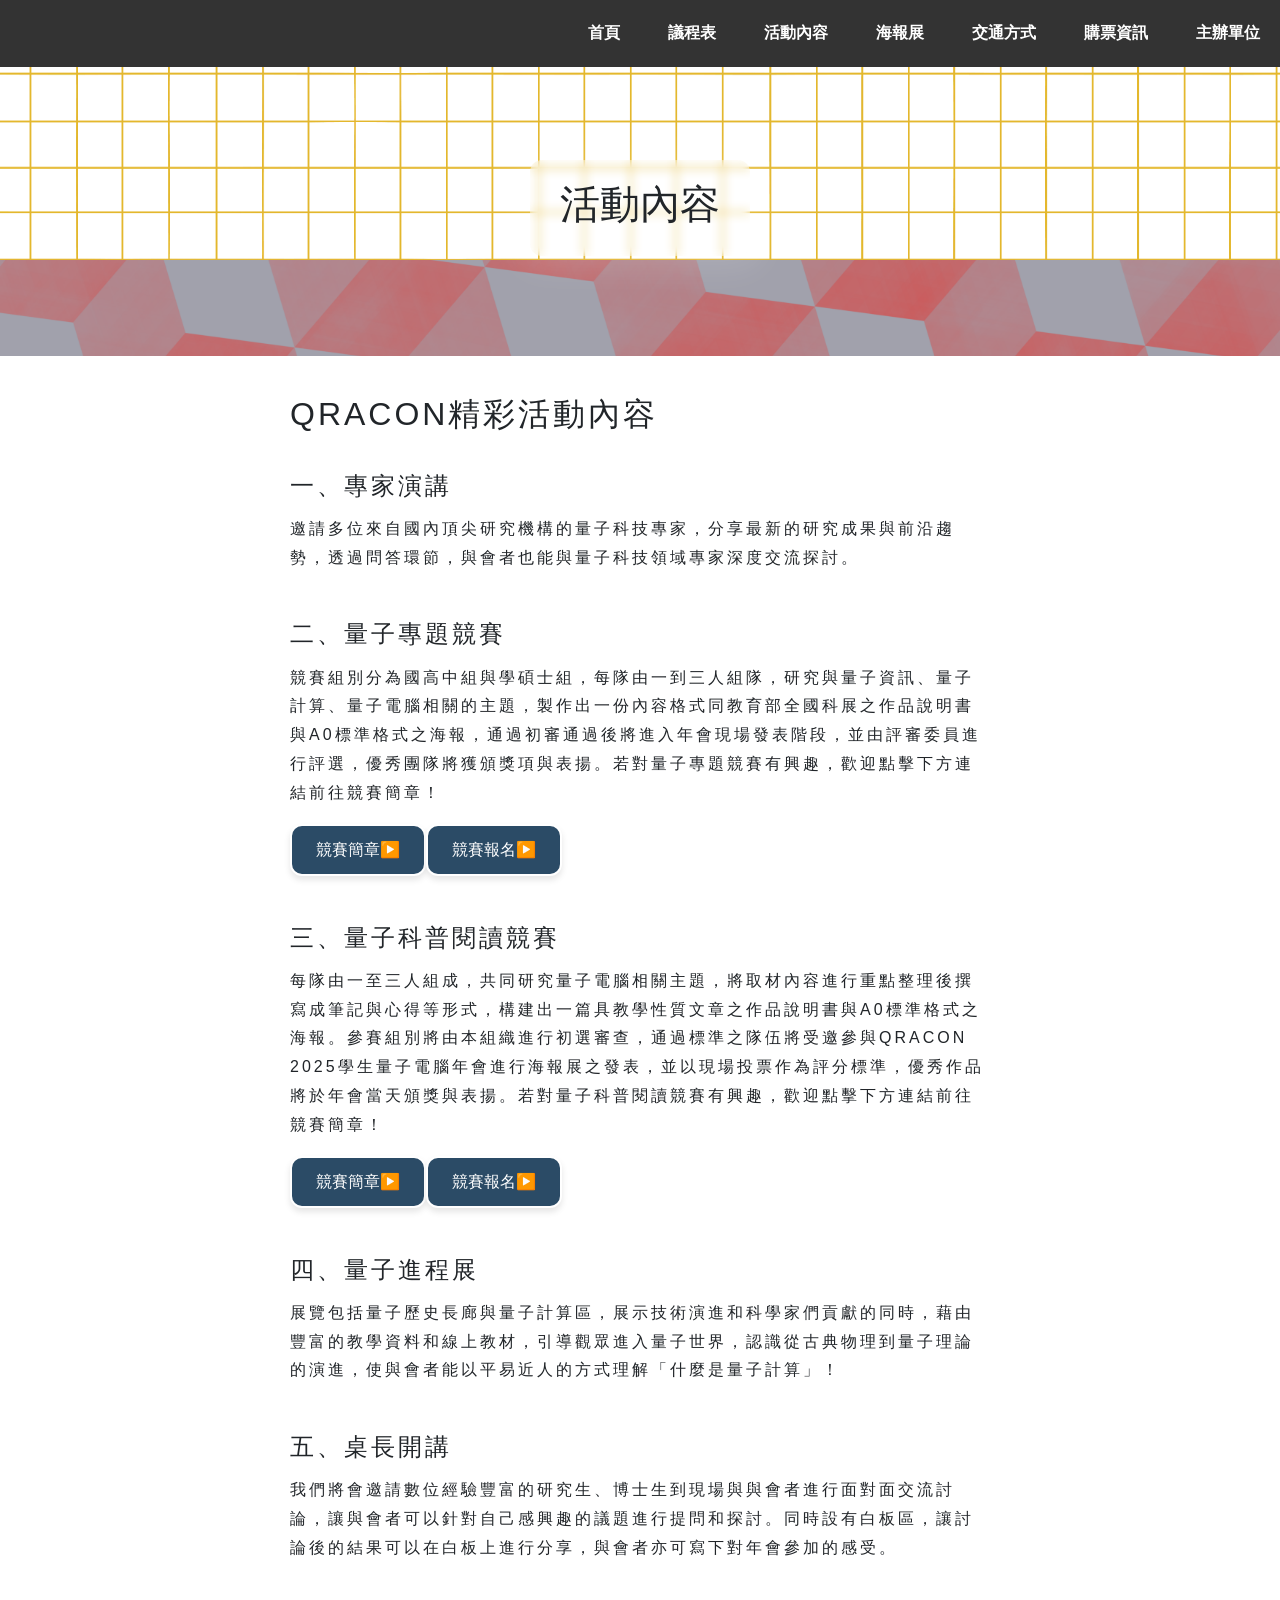
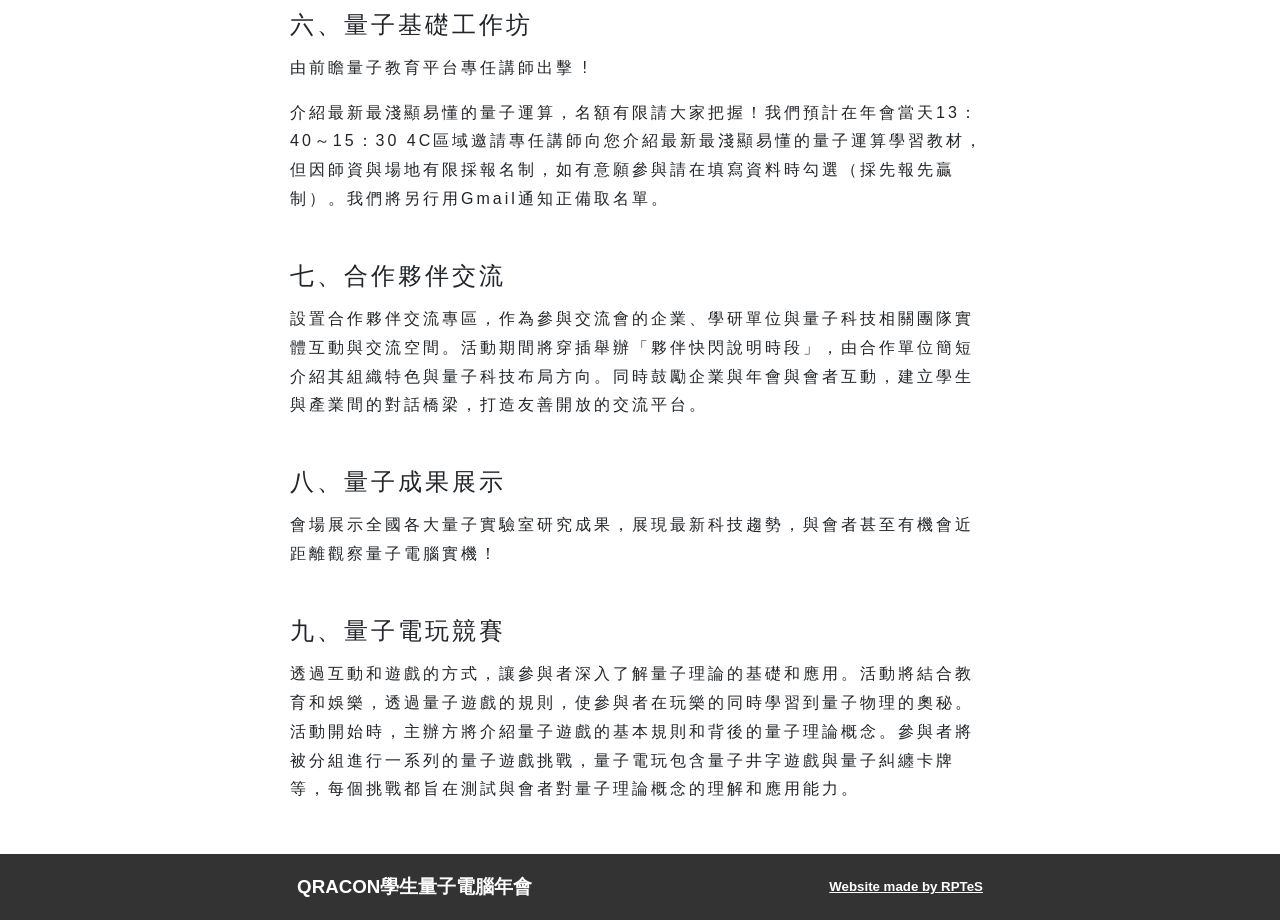
<file: events.html>
<!DOCTYPE html>
<html lang="zh" style="height:100%">
<head>
    <meta charset="utf-8">
    <meta name="viewport" content="width=device-width, initial-scale=1.0">
	<title>QRACON 2025</title>
	<script src="js/jquery.js"></script>
	<script>if (typeof module === 'object') {window.jQuery = window.$ = module.exports;};</script>
    <link rel="icon" href="images/icon/icon.png" type="image/png">
	<link href="css/bootstrap.min.css" rel="stylesheet" />
    <link href="css/common.css" rel="stylesheet" />
    <script src="js/bootstrap.min.js"></script>
    <script src="js/components.js"></script>
    <style>
        .schedule_table {
            display: grid;
            grid-template-rows: 2rem repeat(9, 6rem);
            grid-template-columns: 1.5fr 2fr 3fr 3fr 2fr;
            gap: 0.2rem;
            max-width: 1000px;
            margin-top: 20px;
        }
        .cell {
            display: flex;
            flex-direction: column; /* 垂直排列 */
            justify-content: center; /* 水平置中 */
            align-content: center;   /* 多行整體垂直置中 */
            border-radius: 10px;

            text-align: center; /* 每個標籤內文字水平置中 */
        }


        .event{
            border: 1px solid rgb(160, 160, 160);
        }
        .not-event{
            border: 1px solid rgb(141, 141, 141);
            background-color: #dddddd;
        }
        .buttons{
            display: flex;
            flex-wrap: nowrap;
        }
    </style>
</head>
<body>
    <nav-custom></nav-custom>
    <main>
        <div class="title-image-noface">
            <div class="title">
                <h1 align="center">活動內容</h1>
            </div>
        </div>
        <div class="content">
            <div>
                <h2>QRACON精彩活動內容</h2>
                <article style="margin-top: 20px;margin-bottom: 40px;">
                    <h4>一、專家演講</h4>
                    <p>邀請多位來自國內頂尖研究機構的量子科技專家，分享最新的研究成果與前沿趨勢，透過問答環節，與會者也能與量子科技領域專家深度交流探討。</p>
                </article>
                <article style="margin-bottom: 40px;">
                    <h4>二、量子專題競賽</h4>
                    <p>競賽組別分為國高中組與學碩士組，每隊由一到三人組隊，研究與量子資訊、量子計算、量子電腦相關的主題，製作出一份內容格式同教育部全國科展之作品說明書與A0標準格式之海報，通過初審通過後將進入年會現場發表階段，並由評審委員進行評選，優秀團隊將獲頒獎項與表揚。若對量子專題競賽有興趣，歡迎點擊下方連結前往競賽簡章！</p>
                    <div class="buttons">
                        <button onclick="window.location = 'https://drive.google.com/drive/mobile/folders/1vfnORfCrL2t0xK2y_UQZ11cspIukcYvd/14uy3iB6N3Br2p2Rt277AEnb3DlF5vK8J/1fPf4sv1cFr05tPUc0-RdjD3Rswq9gpl9?sort=13&direction=a'">競賽簡章▶</button>
                        <button onclick="window.location = 'https://docs.google.com/forms/d/e/1FAIpQLSeG0vPhmI6SyKBkmMJ0PQjuVBlATEKEhdRsQ4rzU9ZV_qIZ-A/viewform'">競賽報名▶</button>
                    </div> 
                </article>
                <article style="margin-bottom: 40px;">
                    <h4>三、量子科普閱讀競賽</h4>
                    <p>每隊由一至三人組成，共同研究量子電腦相關主題，將取材內容進行重點整理後撰寫成筆記與心得等形式，構建出一篇具教學性質文章之作品說明書與A0標準格式之海報。參賽組別將由本組織進行初選審查，通過標準之隊伍將受邀參與QRACON 2025學生量子電腦年會進行海報展之發表，並以現場投票作為評分標準，優秀作品將於年會當天頒獎與表揚。若對量子科普閱讀競賽有興趣，歡迎點擊下方連結前往競賽簡章！</p>
                    <div class="buttons">
                        <button onclick="window.location = 'https://drive.google.com/drive/mobile/folders/1vfnORfCrL2t0xK2y_UQZ11cspIukcYvd/14uy3iB6N3Br2p2Rt277AEnb3DlF5vK8J/1fPf4sv1cFr05tPUc0-RdjD3Rswq9gpl9?sort=13&direction=a'">競賽簡章▶</button>
                        <button onclick="window.location = 'https://docs.google.com/forms/d/e/1FAIpQLSeG0vPhmI6SyKBkmMJ0PQjuVBlATEKEhdRsQ4rzU9ZV_qIZ-A/viewform'">競賽報名▶</button>
                    </div>                 
                </article>
                <article style="margin-bottom: 40px;">
                    <h4>四、量子進程展</h4>
                    <p>展覽包括量子歷史長廊與量子計算區，展示技術演進和科學家們貢獻的同時，藉由豐富的教學資料和線上教材，引導觀眾進入量子世界，認識從古典物理到量子理論的演進，使與會者能以平易近人的方式理解「什麼是量子計算」！</p>
                </article>
                <article style="margin-bottom: 40px;">
                    <h4>五、桌長開講</h4>
                    <p>我們將會邀請數位經驗豐富的研究生、博士生到現場與與會者進行面對面交流討論，讓與會者可以針對自己感興趣的議題進行提問和探討。同時設有白板區，讓討論後的結果可以在白板上進行分享，與會者亦可寫下對年會參加的感受。</p>
                </article>
                <article style="margin-bottom: 40px;">
                    <h4>六、量子基礎工作坊</h4>
                    <p>由前瞻量子教育平台專任講師出擊 !</p>
                    <p>介紹最新最淺顯易懂的量子運算，名額有限請大家把握！我們預計在年會當天13：40～15：30 4C區域邀請專任講師向您介紹最新最淺顯易懂的量子運算學習教材，但因師資與場地有限採報名制，如有意願參與請在填寫資料時勾選（採先報先贏制）。我們將另行用Gmail通知正備取名單。</p>
                </article>
                <article style="margin-bottom: 40px;">
                    <h4>七、合作夥伴交流</h4>
                    <p>設置合作夥伴交流專區，作為參與交流會的企業、學研單位與量子科技相關團隊實體互動與交流空間。活動期間將穿插舉辦「夥伴快閃說明時段」，由合作單位簡短介紹其組織特色與量子科技布局方向。同時鼓勵企業與年會與會者互動，建立學生與產業間的對話橋梁，打造友善開放的交流平台。</p>
                </article>
                <article style="margin-bottom: 40px;">
                    <h4>八、量子成果展示</h4>
                    <p>會場展示全國各大量子實驗室研究成果，展現最新科技趨勢，與會者甚至有機會近距離觀察量子電腦實機！</p>
                </article>
                <article style="margin-bottom: 40px;">
                    <h4>九、量子電玩競賽</h4>
                    <p>透過互動和遊戲的方式，讓參與者深入了解量子理論的基礎和應用。活動將結合教育和娛樂，透過量子遊戲的規則，使參與者在玩樂的同時學習到量子物理的奧秘。活動開始時，主辦方將介紹量子遊戲的基本規則和背後的量子理論概念。參與者將被分組進行一系列的量子遊戲挑戰，量子電玩包含量子井字遊戲與量子糾纏卡牌等，每個挑戰都旨在測試與會者對量子理論概念的理解和應用能力。</p>
                </article>
            </div>
        </div>
    </main>
    <footer-custom></footer-custom>
</body>
</html>
</file>
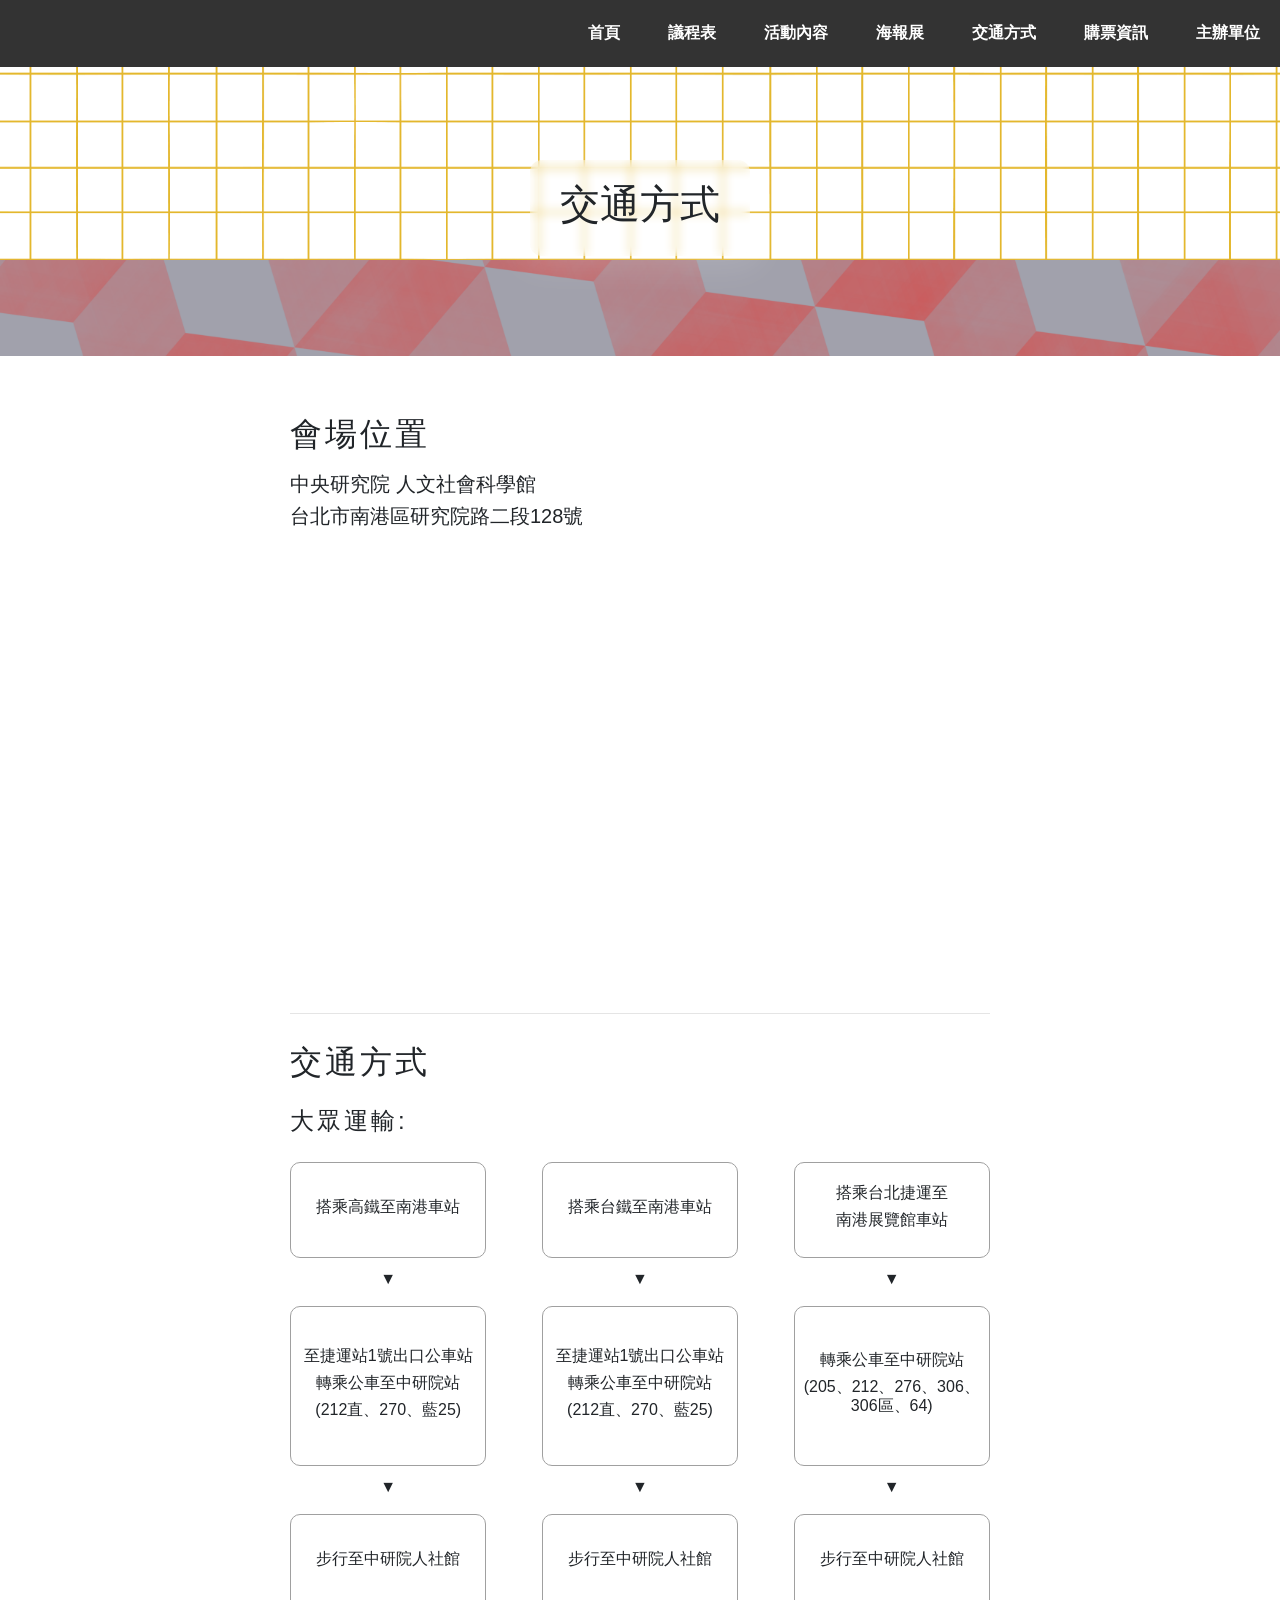
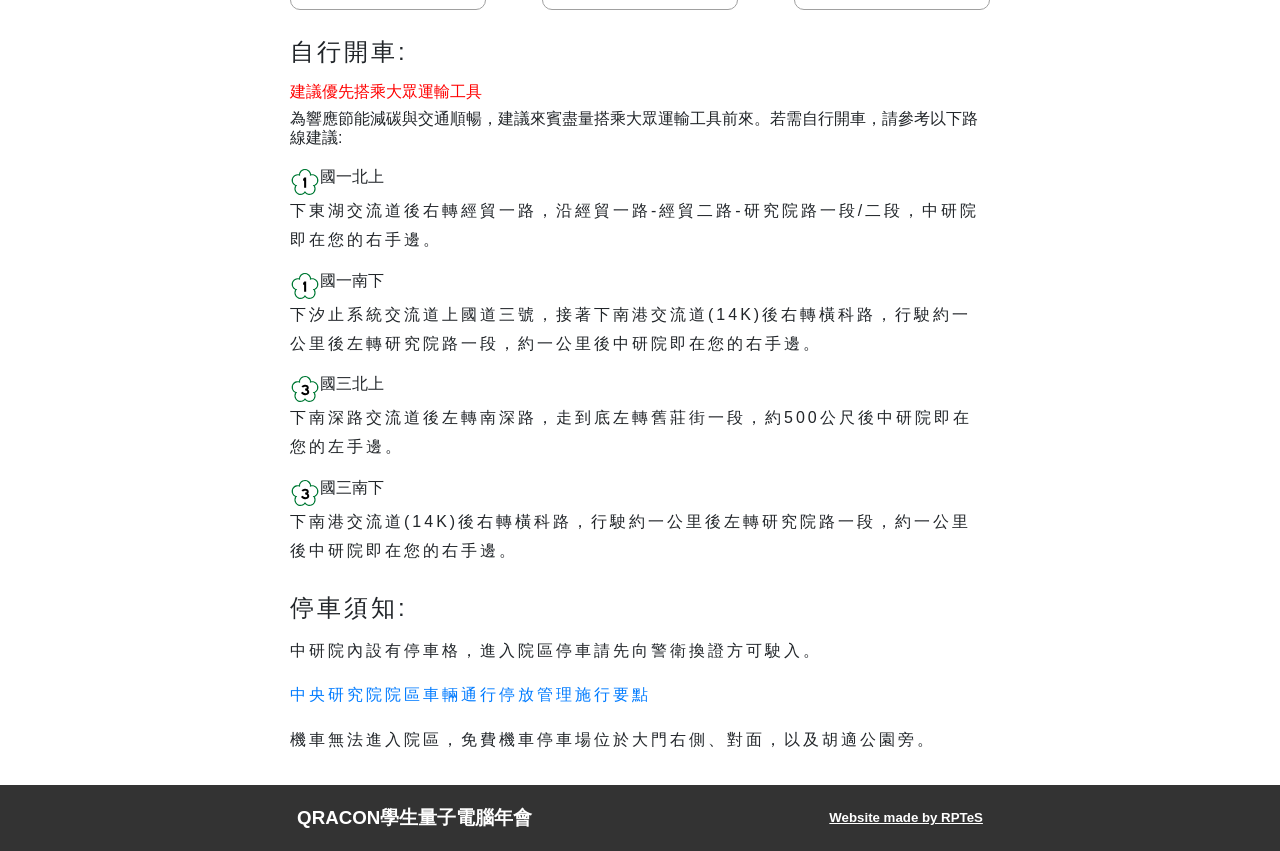
<file: map.html>
<!DOCTYPE html>
<html lang="zh" style="height:100%">
<head>
    <meta charset="utf-8">
    <meta name="viewport" content="width=device-width, initial-scale=1.0">
	<title>QRACON 2025</title>
	<script src="js/jquery.js"></script>
	<script>if (typeof module === 'object') {window.jQuery = window.$ = module.exports;};</script>
    <link rel="icon" href="images/icon/icon.png" type="image/png">
	<link href="css/bootstrap.min.css" rel="stylesheet" />
    <link href="css/common.css" rel="stylesheet" />
    <script src="js/bootstrap.min.js"></script>
    <script src="js/components.js"></script>
    <style>
        
        .transport{
            display: grid;
            grid-template-rows: 6rem 2rem 10rem 2rem 6rem;
            grid-template-columns: 5fr 1fr 5fr 1fr 5fr ;
            gap: 0.5rem;
            max-width: 1000px;
            margin-top: 20px;
        }
        .transport_cell{
            border: 1px solid rgb(160, 160, 160);
            border-radius: 10px;
        }
        .cell{
            display: flex;
            flex-wrap: wrap;
            justify-content: center;
            align-content: center;
            text-align: center;
        }
        .highway{
            display: flex;
            flex-wrap: nowrap;
            align-content: center;
            text-align: center;
        }
    </style>
</head>
<body>
    <nav-custom></nav-custom>
    <main>
        <div class="title-image-noface">
            
            <div class="title">
                <h1 align="center">交通方式</h1>
            </div>
        </div>
        <div class="content">
            <article>
                <h2>會場位置</h2>
                <h5>中央研究院 人文社會科學館</h5>
                <h5>台北市南港區研究院路二段128號</h5>
                <iframe data-v-08b0ef72="" src="https://www.google.com/maps/embed?pb=!1m18!1m12!1m3!1d5112.035328775318!2d121.6105374308771!3d25.04239243554148!2m3!1f0!2f0!3f0!3m2!1i1024!2i768!4f13.1!3m3!1m2!1s0x3442ab46b3aaaaab%3A0x6ad0b8243ddc70ef!2z5Lit5aSu56CU56m26Zmi5Lq65paH56S-5pyD56eR5a246aSo!5e0!3m2!1szh-TW!2stw!4v1719755960238!5m2!1szh-TW!2stw" height="450" allowfullscreen="" loading="lazy" referrerpolicy="no-referrer-when-downgrade" style="border: 0px;width:100%" ></iframe>
            </article>
            <hr>
            <article>
                <h2>交通方式</h2>
                <h4>大眾運輸:</h4>
                <div class="transport">
                    <div class="transport_cell cell" style="grid-area: 1/1;">
                        <h6>搭乘高鐵至</h6><h6>南港車站</h6>
                    </div>
                    <div style="grid-area: 1/2;"></div>
                    <div class="transport_cell cell" style="grid-area: 1/3;">
                        <h6>搭乘台鐵至</h6><h6>南港車站</h6>
                    </div>
                    <div style="grid-area: 1/4;"></div>
                    <div class="transport_cell cell" style="grid-area: 1/5;">
                        <h6>搭乘台北捷運至</h6><h6>南港展覽館車站</h6>
                    </div>

                    <div class="cell" style="grid-area: 2/1;">
                        <h6>▼</h6>
                    </div>
                    <div style="grid-area: 2/2;"></div>
                    <div class="cell" style="grid-area: 2/3;">
                        <h6>▼</h6>
                    </div>
                    <div style="grid-area: 2/4;"></div>
                    <div class="cell" style="grid-area: 2/5;">
                        <h6>▼</h6>
                    </div>

                    <div class="transport_cell cell" style="grid-area: 3/1;">
                        <h6>至捷運站1號出口公車站</h6><h6>轉乘公車至</h6><h6>中研院站</h6><h6>(212直、270、藍25)</h6>
                    </div>
                    <div class="transport_cell cell" style="grid-area: 3/3;">
                        <h6>至捷運站1號出口公車站</h6><h6>轉乘公車至</h6><h6>中研院站</h6><h6>(212直、270、藍25)</h6>
                    </div>
                    <div class="transport_cell cell" style="grid-area: 3/5;">
                        <h6>轉乘公車至</h6><h6>中研院站</h6><h6>(205、212、276、306、306區、64)</h6>
                    </div>

                    <div class="cell" style="grid-area: 4/1;">
                        <h6>▼</h6>
                    </div>
                    <div style="grid-area: 4/2;"></div>
                    <div class="cell" style="grid-area: 4/3;">
                        <h6>▼</h6>
                    </div>
                    <div style="grid-area: 4/4;"></div>
                    <div class="cell" style="grid-area: 4/5;">
                        <h6>▼</h6>
                    </div>

                    <div class="transport_cell cell" style="grid-area: 5/1;">
                        <h6>步行至</h6><h6>中研院人社館</h6>
                    </div>
                    <div class="transport_cell cell" style="grid-area: 5/3;">
                        <h6>步行至</h6><h6>中研院人社館</h6>
                    </div>
                    <div class="transport_cell cell" style="grid-area: 5/5;">
                        <h6>步行至</h6><h6>中研院人社館</h6>
                    </div>
                </div>
            </article>
            <article>
                <h4>自行開車:</h4>
                <h6 style="color: red;">建議優先搭乘大眾運輸工具</h6>
                <h6>為響應節能減碳與交通順暢，建議來賓盡量搭乘大眾運輸工具前來。若需自行開車，請參考以下路線建議:</h6>
                <div style="margin-top: 20px;">
                    <div class="highway">
                        <img src="images/TWHW1.svg" style="width: 30px;">
                        <h6>國一北上</h6>
                    </div>
                    <p>下東湖交流道後右轉經貿一路，沿經貿一路-經貿二路-研究院路一段/二段，中研院即在您的右手邊。</p>

                    <div class="highway">
                        <img src="images/TWHW1.svg" style="width: 30px;">
                        <h6>國一南下</h6>
                    </div>
                    <p>下汐止系統交流道上國道三號，接著下南港交流道(14K)後右轉橫科路，行駛約一公里後左轉研究院路一段，約一公里後中研院即在您的右手邊。</p>

                    <div class="highway">
                        <img src="images/TWHW3.svg" style="width: 30px;">
                        <h6>國三北上</h6>
                    </div>
                    <p>下南深路交流道後左轉南深路，走到底左轉舊莊街一段，約500公尺後中研院即在您的左手邊。</p>

                    <div class="highway">
                        <img src="images/TWHW3.svg" style="width: 30px;">
                        <h6>國三南下</h6>
                    </div>
                    <p>下南港交流道(14K)後右轉橫科路，行駛約一公里後左轉研究院路一段，約一公里後中研院即在您的右手邊。</p>
                </div>
                <div style="margin-top: 20px;">
                    <h4>停車須知:</h4>
                    <p>中研院內設有停車格，進入院區停車請先向警衛換證方可駛入。</p>
                    <a href="https://dga.sinica.edu.tw/posts/78705"><p>中央研究院院區車輛通行停放管理施行要點</p></a>
                    <p>機車無法進入院區，免費機車停車場位於大門右側、對面，以及胡適公園旁。</p>
                </div>
            </article>
        </div>

    </main>
    <footer-custom></footer-custom>
</body>
</html>
</file>
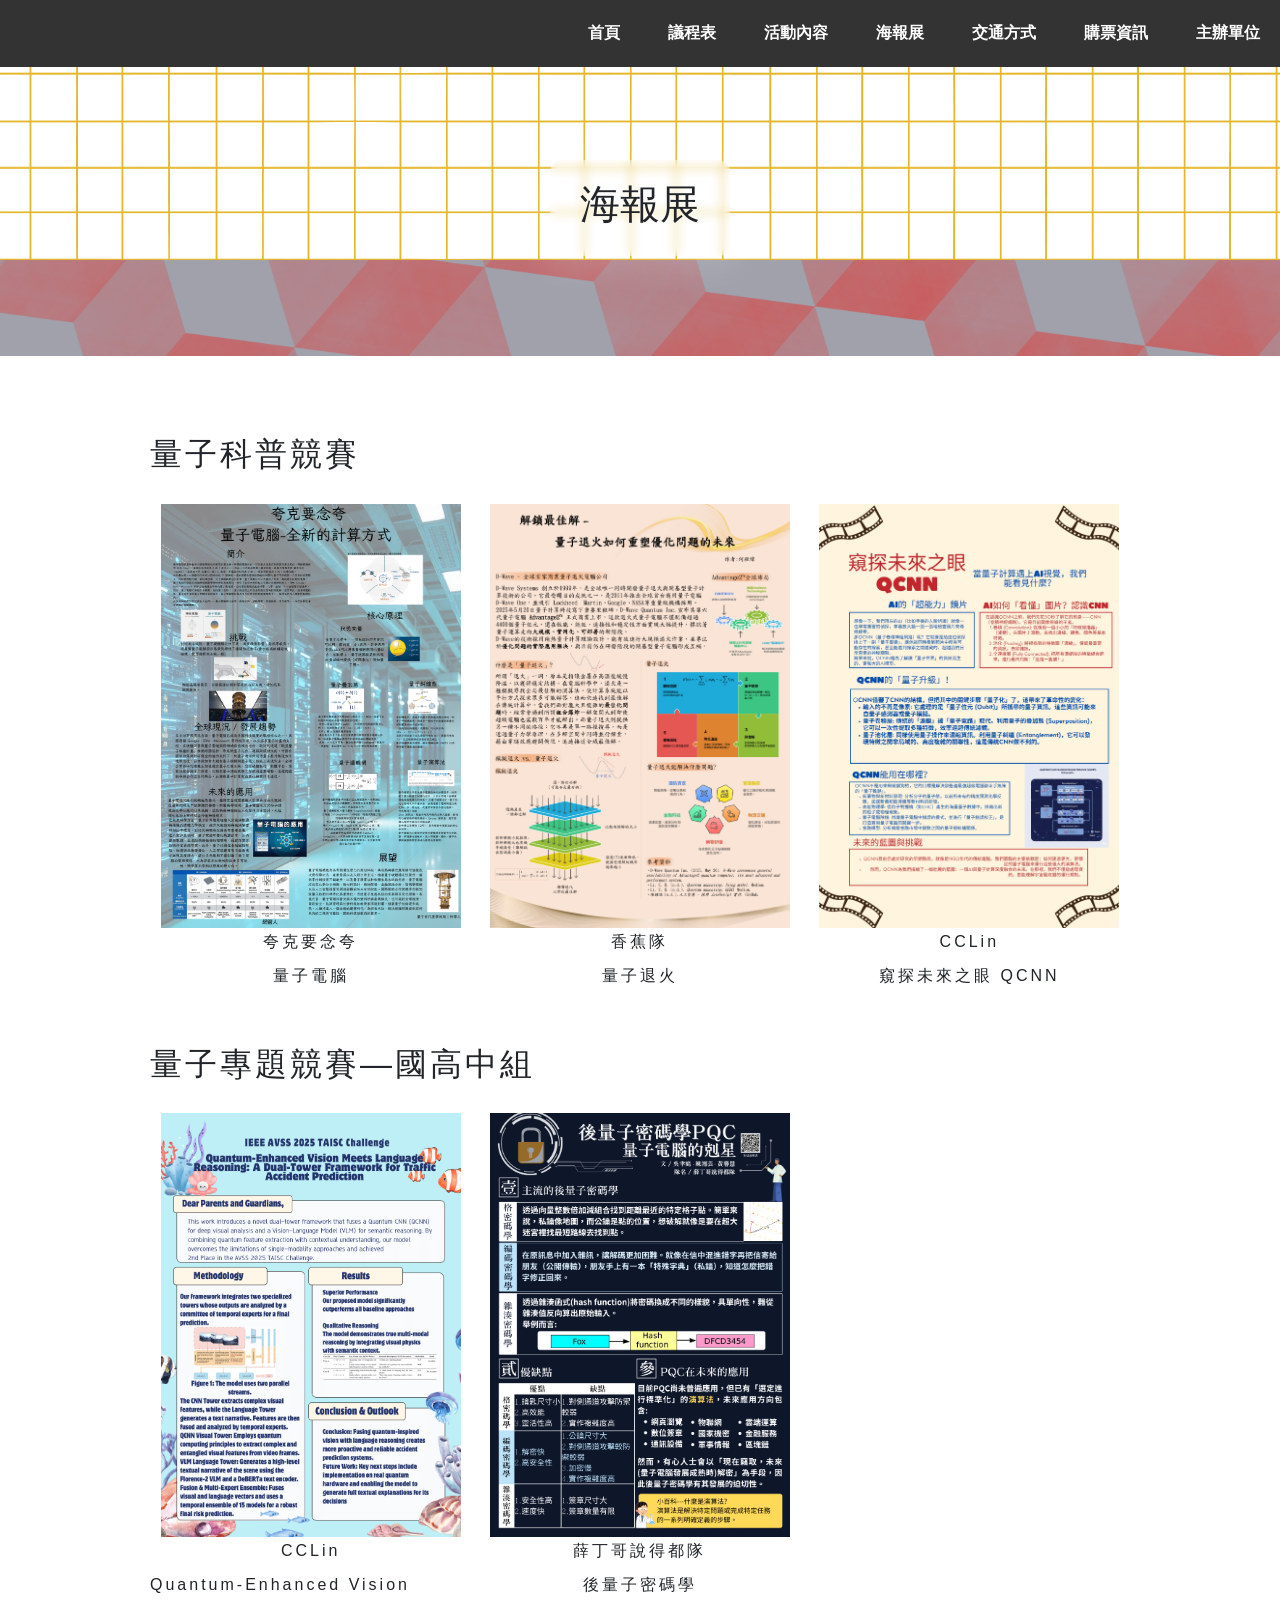
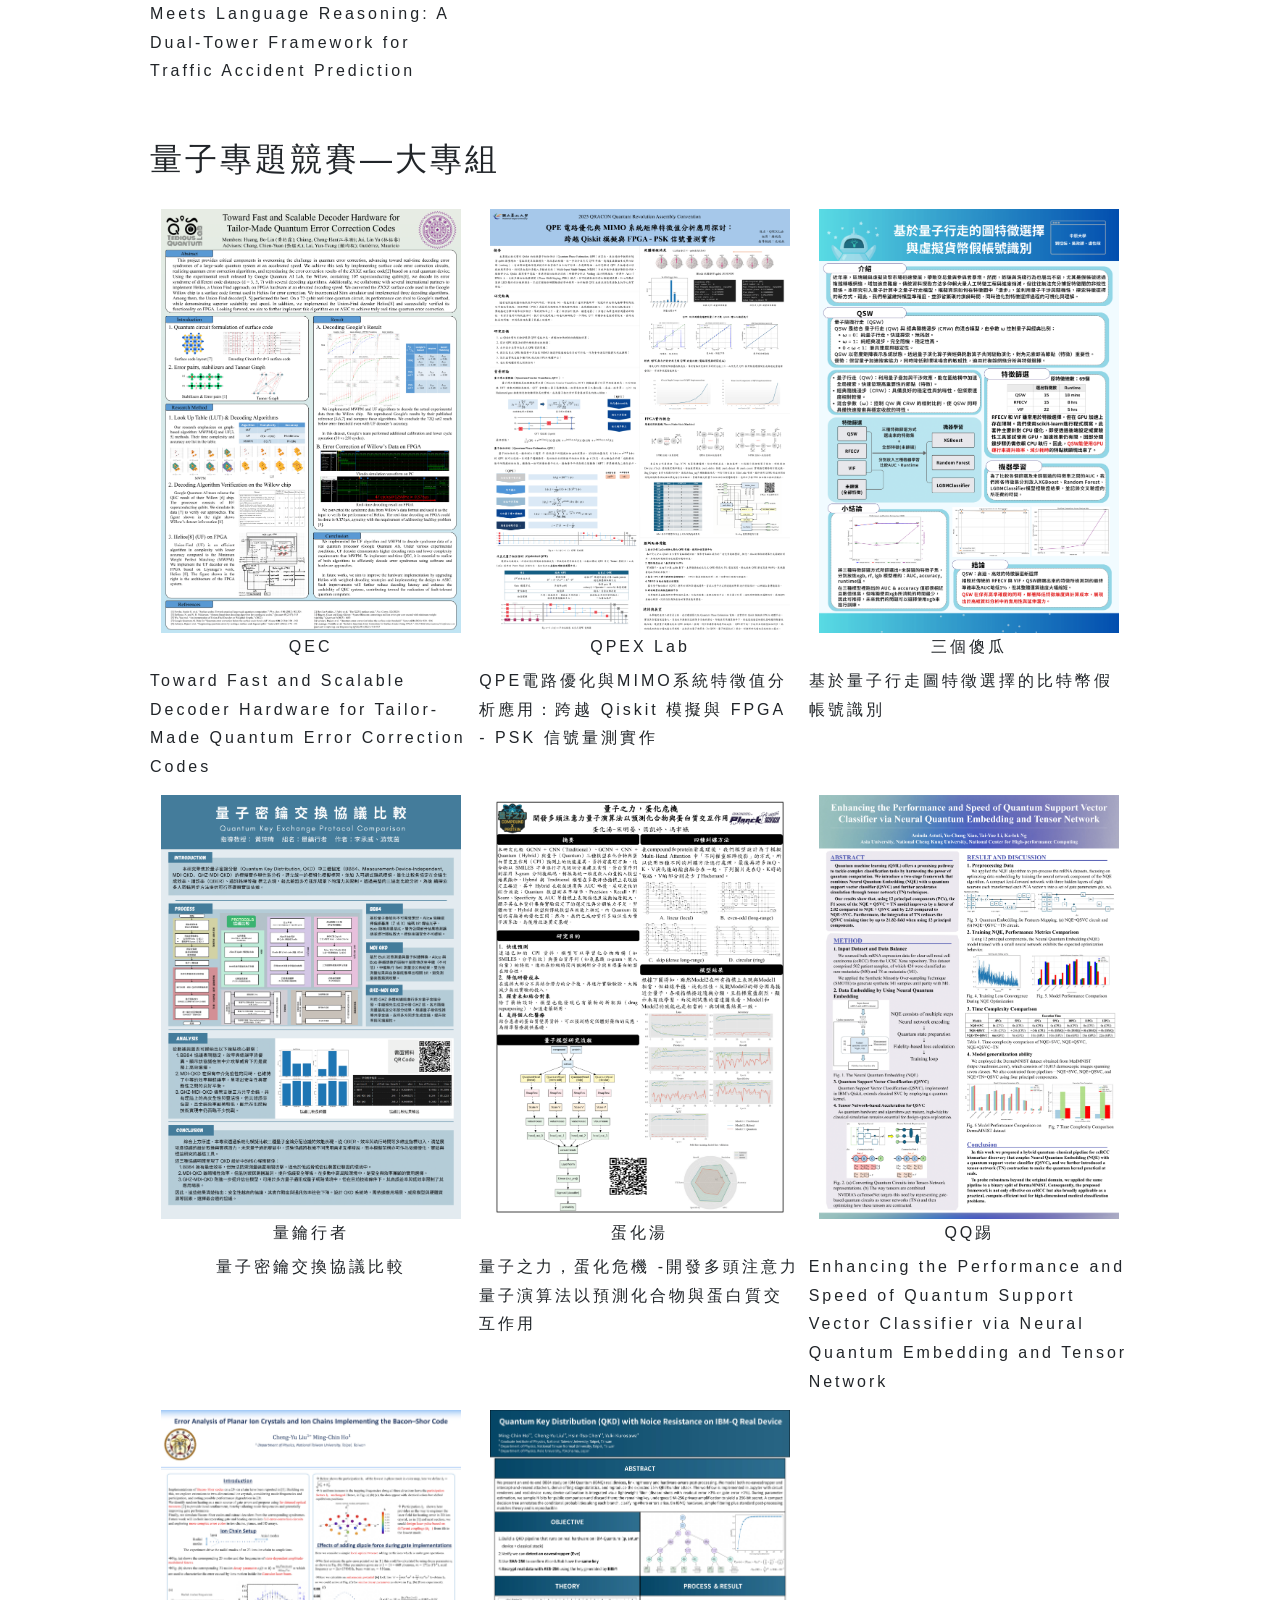
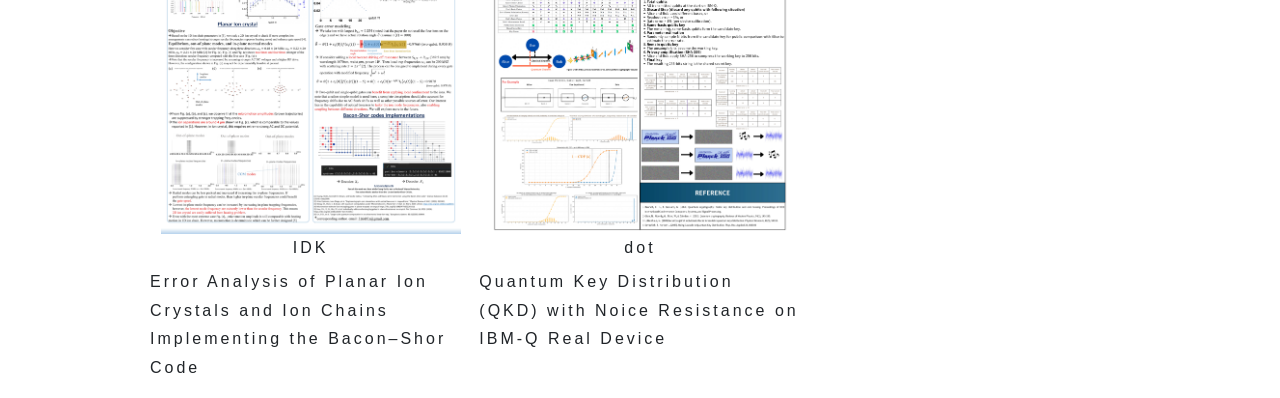
<file: posters.html>
<!DOCTYPE html>
<html lang="zh" style="height:100%">
<head>
    <meta charset="utf-8">
    <meta name="viewport" content="width=device-width, initial-scale=1.0">
	<title>QRACON 2025</title>
    <link rel="icon" href="images/icon/icon.png" type="image/png">
    <link href="css/bootstrap.min.css" rel="stylesheet" />
    <link href="css/common.css" rel="stylesheet" />
    <script src="js/components.js" defer></script>
</head>
<style>
    .posterList{
        display: grid;
        /*grid-template-rows: 8rem 8rem 8rem 8rem;*/
        grid-template-columns: 2fr 2fr 2fr;
        gap: 0.5rem;
        max-width: 1000px;
        margin-top: 20px;
    }
    .poster{
        display: flex;
        flex-direction: column; /* 垂直排列 */
        align-items: center;    /* 水平置中 */
    }
    @media (max-width: 1000px) {
        .posterList{
            grid-template-columns: 2fr 2fr;
        }
    }
    @media (max-width: 768px) {
        .posterList{
            grid-template-columns: 2fr;
        }
    }
</style>
<body>
    <nav-custom></nav-custom>
    <main>
        <div class="title-image-noface">
            <div class="title">
                <h1 align="center">海報展</h1>
            </div>
        </div>
        <div class="content" style="max-width: 1000px;">
            <!--<h4>*年會當天解鎖完整圖片</h4>-->
        </div>
        <section class="content" style="max-width: 1000px;">
            <h2>量子科普競賽</h2>
            <div class="posterList">
                <div class="poster">
                    <img src="images/posters/夸克要念夸_量子電腦-1 - 陳柚子9-1.png" style="width: 300px;">
                    <p style="margin-bottom: 5px;align-self: center;" >夸克要念夸</p>
                    <p style="margin-bottom: 5px;align-self: center;">量子電腦</p>
                </div>
                <div class="poster">
                    <img src="images/posters/香蕉隊_量子退火 - Ho Cheng Wei.jpg" style="width: 300px">
                    <p style="margin-bottom: 5px;align-self: center;">香蕉隊</p>
                    <p style="margin-bottom: 5px;align-self: center;">量子退火</p>
                </div>
				<div class="poster">
                    <img src="images/posters/Film_20Shot_20Analysis_20Student_20Creation_20Poster_20in_20Bold_20Colourful_20Flat_20Graphic_20Style_page-0001.jpg" style="width: 300px">
                    <p style="margin-bottom: 5px;align-self: center;">CCLin</p>
                    <p style="margin-bottom: 5px;align-self: center;">窺探未來之眼 QCNN</p>
                </div>
            </div>
        </section>
        <section class="content" style="max-width: 1000px;">
            <h2>量子專題競賽—國高中組</h2>
            <div class="posterList">
                <div class="poster">
                    <img src="images/posters/Ocean Themed Classroom Newsletter in Blue Friendly Style.pdf - CC Lin-1.png" style="width: 300px">
                    <p style="margin-bottom: 5px;align-self: center;">CCLin</p>
                    <p style="margin-bottom: 5px;align-self: center;">Quantum-Enhanced Vision Meets Language Reasoning: A Dual-Tower Framework for Traffic Accident Prediction</p>
                </div>
                <div class="poster">
                    <img src="images/posters/薛丁哥說得都隊_後量子密碼學（海報） - 116-24-黃馨慧-1.png" style="width: 300px">
                    <p style="margin-bottom: 5px;align-self: center;">薛丁哥說得都隊</p>
                    <p style="margin-bottom: 5px;align-self: center;">後量子密碼學</p>
                </div>
            </div>
        </section>
        <section class="content" style="max-width: 1000px;">
            <h2>量子專題競賽—大專組</h2>
            <div class="posterList">
                <div class="poster">
                    <img src="images/posters/QRACON2025_poster - 江承瀚-1.png" style="width: 300px">
                    <p style="margin-bottom: 5px;align-self: center;">QEC</p>
                    <p style="margin-bottom: 5px;align-self: center;">Toward Fast and Scalable Decoder Hardware for  Tailor-Made Quantum Error Correction Codes</p>
                </div>
                <div class="poster">
                    <img src="images/posters/QPEX Lab_QPE 演算法(海報) - 鐘婉庭-1.png" style="width: 300px">
                    <p style="margin-bottom: 5px;align-self: center;">QPEX Lab</p>
                    <p style="margin-bottom: 5px;align-self: center;">QPE電路優化與MIMO系統特徵值分析應用：跨越 Qiskit 模擬與 FPGA - PSK 信號量測實作</p>
                </div>
                <div class="poster">
                    <img src="images/posters/三個傻瓜_基於量子行走圖特徵選擇的比特幣假帳號識別研究海報 - 劉恬妘-1.png" style="width: 300px">
                    <p style="margin-bottom: 5px;align-self: center;">三個傻瓜</p>
                    <p style="margin-bottom: 5px;align-self: center;">基於量子行走圖特徵選擇的比特幣假帳號識別</p>
                </div>
                <div class="poster">
                    <img src="images/posters/量鑰行者_量子密鑰交換協議比較海報 - 李承威-1.png" style="width: 300px">
                    <p style="margin-bottom: 5px;align-self: center;">量鑰行者</p>
                    <p style="margin-bottom: 5px;align-self: center;">量子密鑰交換協議比較</p>
                </div>
                <div class="poster">
                    <img src="images/posters/蛋化湯_海報 - Ming-Yen Sung-1.png" style="width: 300px">
                    <p style="margin-bottom: 5px;align-self: center;">蛋化湯</p>
                    <p style="margin-bottom: 5px;align-self: center;">量子之力，蛋化危機 -開發多頭注意力量子演算法以預測化合物與蛋白質交互作用</p>
                </div>
                <div class="poster">
                    <img src="images/posters/QQ踢_POSTER - 蕭宇承-1.png" style="width: 300px">
                    <p style="margin-bottom: 5px;align-self: center;">QQ踢</p>
                    <p style="margin-bottom: 5px;align-self: center;">Enhancing the Performance and Speed of Quantum Support Vector Classifier via Neural Quantum Embedding and Tensor Network</p>
                </div>
				<div class="poster">
                    <img src="images/posters/QEC poster_page-0001.jpg" style="width: 300px">
                    <p style="margin-bottom: 5px;align-self: center;">IDK</p>
                    <p style="margin-bottom: 5px;align-self: center;">Error Analysis of Planar Ion Crystals and Ion Chains Implementing the Bacon–Shor Code</p>
                </div>
				<div class="poster">
                    <img src="images/posters/Quantum Key Distribution (QKD) with Noice Resistance on IBM-Q Real Device_page-0001.jpg" style="width: 300px">
                    <p style="margin-bottom: 5px;align-self: center;">dot</p>
                    <p style="margin-bottom: 5px;align-self: center;">Quantum Key Distribution (QKD) with Noice Resistance on IBM-Q Real Device</p>
                </div>
            </div>
        </section>
    </main>
</body>
</file>
<file: css/common.css>
body {
            padding-top: 60px; /* 給body一些padding，避免內容被nav遮住 */
        }

        .nav-item {
            padding-left: 3rem;
        }
        .title-image-main{
            background-image: url('../images/title-bg.png');
            background-attachment: fixed;
            background-size: cover;
            background-position: center;
            padding-top: 400px;
            padding-bottom: 400px;
        }
        .title-image{
            background-image: url('../images/title-bg.png');
            background-attachment: fixed;
            background-size: cover;
            background-position: center;
            padding-top: 100px;
            padding-bottom: 100px;
        }
        .title-image-noface{
            background-image: url('../images/title-bg-noface.png');
            background-attachment: fixed;
            background-size: cover;
            background-position: center;
            padding-top: 100px;
            padding-bottom: 100px;
        }
        .title-main {
            position: absolute;
            right: 0;
            top: 300px;
            margin-right: 100px;

            display: flex;
            flex-direction: column;
            align-items: center;
            justify-content: center;

            width: fit-content;

            /* 背景使用漸層 + 半透明白色 */
            background: linear-gradient(
                rgba(255, 255, 255, 0.2),
                rgba(255, 255, 255, 0.2)
            );
            backdrop-filter: blur(5px);
            -webkit-backdrop-filter: blur(5px);

            /* 柔和的邊框和陰影 */
            border-radius: 12px;
            box-shadow: 0 0 30px 15px rgba(255, 255, 255, 0.1);

            /* 讓邊界感更淡：使用 padding 加緩衝 */
            padding: 20px 30px;
        }
        .title-main-phone {
            position: absolute;
            right: 0;
            left: 50%;
            transform: translateX(-50%);
            margin-right: 100px;

            display: none;
            flex-direction: column;
            align-items: center;
            justify-content: center;

            width: fit-content;

            /* 背景使用漸層 + 半透明白色 */
            background: linear-gradient(
                rgba(255, 255, 255, 0.2),
                rgba(255, 255, 255, 0.2)
            );
            backdrop-filter: blur(5px);
            -webkit-backdrop-filter: blur(5px);

            /* 柔和的邊框和陰影 */
            border-radius: 12px;
            box-shadow: 0 0 30px 15px rgba(255, 255, 255, 0.1);

            /* 讓邊界感更淡：使用 padding 加緩衝 */
            padding: 20px 30px;
        }
        .title{
            display: flex;
            flex-direction: column; /* 垂直排列 */
            align-items: center;    /* 水平置中 */
            justify-content: center; /* 垂直置中（可選） */
            /*background-color:#3C3C3C;
            opacity: 0.5;*/
            margin:auto;
            /*margin-top:100px;
            margin-bottom:100px;*/
            width: fit-content;
            /*margin-right:0px auto;*/
            background: linear-gradient(
                rgba(255, 255, 255, 0.2),
                rgba(255, 255, 255, 0.2)
            );
            backdrop-filter: blur(5px);
            border-radius: 12px;
            box-shadow: 0 0 30px 15px rgba(255, 255, 255, 0.1);

            /* 讓邊界感更淡：使用 padding 加緩衝 */
            padding: 20px 30px;
        }
        .content{
            max-width: 720px;
            margin: auto;
            padding: 10px;
            margin-top: 20px;
        }
        article {
            margin-top: 20px;
            margin-bottom: 20px;
        }
        h2 {
            letter-spacing: 3px;
            line-height: 1.8;
        }
        h4 {
            letter-spacing: 3px;
            line-height: 1.8;
        }
        p {
            letter-spacing: 3px;
            line-height: 1.8;
        }
        button {
            background-color: #2b4b66;  /* 藍色 */
            color: white;               /* 白色字 */
            border: solid 2px;               /* 無邊框 */
            padding: 12px 24px;         /* 內距 */
            font-size: 16px;            /* 字體大小 */
            border-radius: 12px;         /* 圓角 */
            cursor: pointer;            /* 滑鼠游標 */
            transition: background-color 0.3s ease, transform 0.2s ease;
            box-shadow: 0 4px 6px rgba(0, 0, 0, 0.1); /* 陰影 */
        }
         @media (max-width: 768px) {
            .title-main {
                position: absolute;
                right: 0;
                top: 300px;
                margin-right: 100px;

                display: none;
                flex-direction: column;
                align-items: center;
                justify-content: center;

                width: fit-content;

                /* 背景使用漸層 + 半透明白色 */
                background: linear-gradient(
                    rgba(255, 255, 255, 0.2),
                    rgba(255, 255, 255, 0.2)
                );
                backdrop-filter: blur(5px);
                -webkit-backdrop-filter: blur(5px);

                /* 柔和的邊框和陰影 */
                border-radius: 12px;
                box-shadow: 0 0 30px 15px rgba(255, 255, 255, 0.1);

                /* 讓邊界感更淡：使用 padding 加緩衝 */
                padding: 20px 30px;
            }
            .title-main-phone {
                position: absolute;
                right: 0;
                top: 300px;
                left: 50%;
                transform: translateX(-50%);
                margin-right: 100px;

                display: flex;
                flex-direction: column;
                align-items: center;
                justify-content: center;

                width: fit-content;

                /* 背景使用漸層 + 半透明白色 */
                background: linear-gradient(
                    rgba(255, 255, 255, 0.2),
                    rgba(255, 255, 255, 0.2)
                );
                backdrop-filter: blur(5px);
                -webkit-backdrop-filter: blur(5px);

                /* 柔和的邊框和陰影 */
                border-radius: 12px;
                box-shadow: 0 0 30px 15px rgba(255, 255, 255, 0.1);

                /* 讓邊界感更淡：使用 padding 加緩衝 */
                padding: 20px 30px;
            }
        }
</file>
